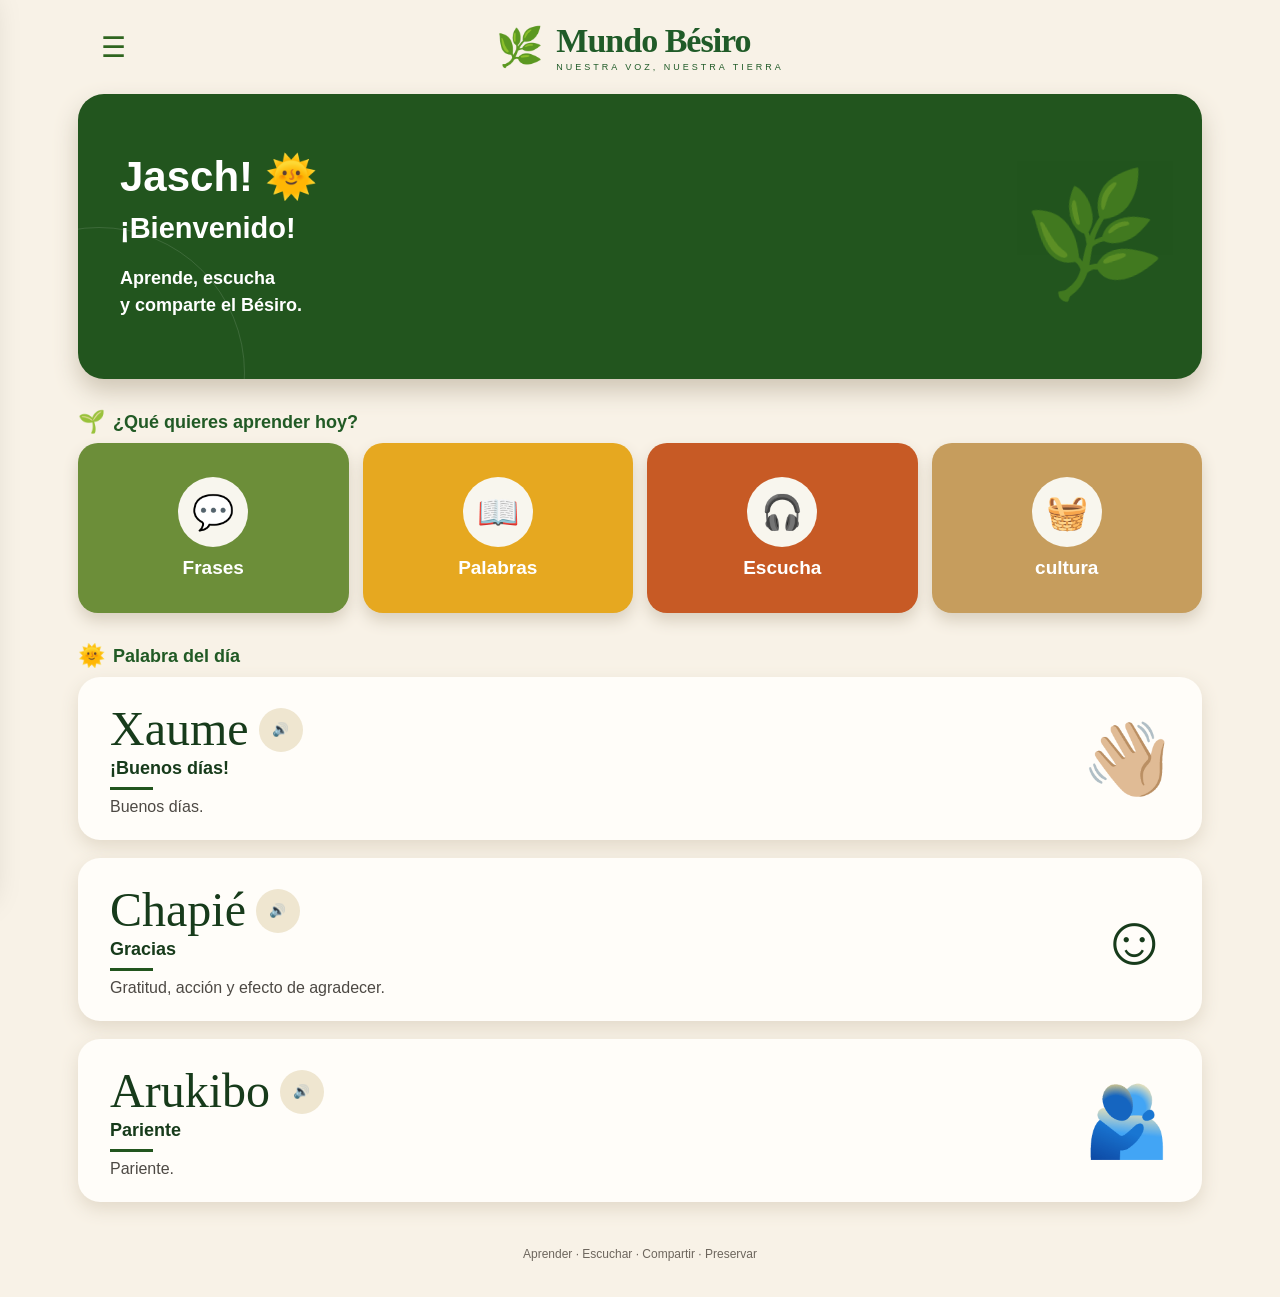
<file: index.html>
<!DOCTYPE html>
<html lang="es">
<head>
  <meta charset="UTF-8">
  <meta name="viewport" content="width=device-width, initial-scale=1.0">
  <meta name="description" content="Mundo Bésiro: aplicación educativa para aprender, escuchar y valorar la lengua y cultura Bésiro.">
  <title>Mundo Bésiro | Inicio</title>
  <link rel="stylesheet" href="css/index.css">
  <script src="js/index.js" defer></script>
</head>
<body>
  <div class="site-shell">
    <header class="topbar">
      <button class="icon-button menu-toggle" id="menuToggle" type="button" aria-label="Abrir menú" aria-expanded="false">☰</button>
      <a class="brand" href="index.html" aria-label="Mundo Bésiro, inicio">
        <span class="brand-mark" aria-hidden="true">🌿</span>
        <span><strong>Mundo Bésiro</strong><small>NUESTRA VOZ, NUESTRA TIERRA</small></span>
      </a>
      <!-- <button class="theme-button" id="themeToggle" type="button" aria-label="Cambiar apariencia">●</button> -->
    </header>

    <aside class="drawer" id="drawer" aria-hidden="true">
      <div class="drawer-head"><strong>Mundo Bésiro</strong><button id="closeDrawer" class="drawer-close" type="button" aria-label="Cerrar menú">×</button></div>
      <nav>
        <a class="active" href="index.html">🏠 Inicio</a>
        <a href="frases.html">💬 Frases</a>
        <a href="palabras.html">📖 Palabras</a>
        <a href="escucha.html">🎧 Escucha</a>
        <a href="cultura.html">🎧 Escucha</a>
      </nav>
    </aside>
    <div class="drawer-backdrop" id="drawerBackdrop"></div>

    <main>
      <section class="welcome-card">
        <div class="welcome-copy">
          <h1>Jasch! <span>🌞</span><br><b>¡Bienvenido!</b></h1>
          <p>Aprende, escucha<br>y comparte el Bésiro.</p>
        </div>
        <div class="hero-art" aria-hidden="true"><span>🌿</span></div>
      </section>

      <section class="section-block">
        <div class="section-heading"><span>🌱</span><h2>¿Qué quieres aprender hoy?</h2></div>
        <div class="quick-grid">
          <a class="quick-card green" href="frases.html"><span>💬</span><strong>Frases</strong></a>
          <a class="quick-card gold" href="palabras.html"><span>📖</span><strong>Palabras</strong></a>
          <a class="quick-card orange" href="escucha.html"><span>🎧</span><strong>Escucha</strong></a>
          <a class="quick-card sand" href="cultura.html"><span>🧺</span><strong>cultura</strong></a>
        </div>
      </section>
      <section class="section-block">
        <div class="section-heading"><span>🌞</span><h2>Palabra del día</h2></div>
        <article class="word-day-card">
          <div>
            <div class="word-title-row"><h2>Xaume</h2><button id="wordDayAudio" class="mini-audio" type="button" data-audio="audios/frases/XAUME.mp3" aria-label="Escuchar Xaume">🔊</button></div>
            <strong>¡Buenos días!</strong>
            <div class="accent-line"></div>
            <p>Buenos días.</p>
          </div>
          <div class="word-art" aria-hidden="1">👋🏼</div>
        </article><br>
        <article class="word-day-card">
          <div>
            <div class="word-title-row"><h2>Chapié</h2><button id="wordDayAudio1" class="mini-audio" type="button" data-audio="audios/Chapie2.mp3" aria-label="Escuchar Chapié">🔊</button></div>
            <strong>Gracias</strong>
            <div class="accent-line"></div>
            <p>Gratitud, acción y efecto de agradecer.</p>
          </div>
          <div class="word-art" aria-hidden="2">☺️</div>
        </article><br>
        <article class="word-day-card">
          <div>
            <div class="word-title-row"><h2>Arukibo</h2><button id="wordDayAudio2" class="mini-audio" type="button" data-audio="audios/Arukibo.mp3" aria-label="Escuchar Arukibo">🔊</button></div>
            <strong>Pariente</strong>
            <div class="accent-line"></div>
            <p>Pariente.</p>
          </div>
          <div class="word-art" aria-hidden="3">🫂</div>
        </article>
      </section>
    </main>
    <footer><p>Aprender · Escuchar · Compartir · Preservar</p></footer>
  </div>
</body>
</html>
</file>
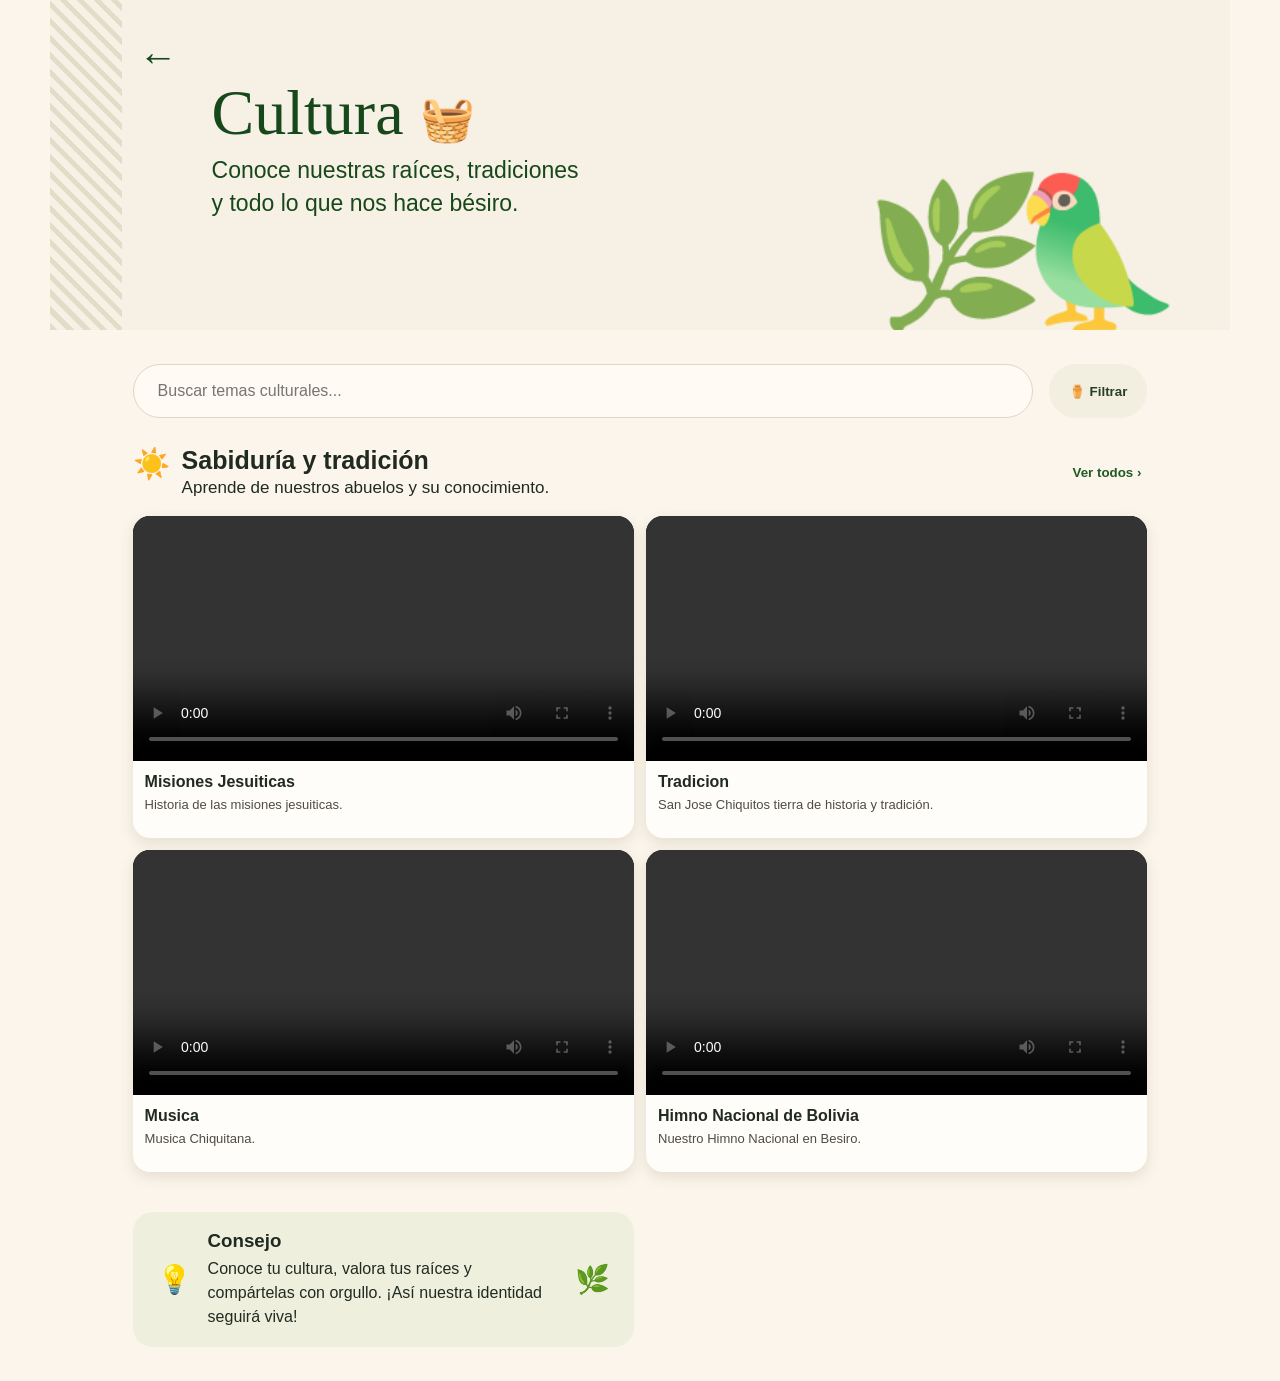
<file: cultura.html>
<!DOCTYPE html>
<html lang="es">
<head>
  <meta charset="UTF-8">
  <meta name="viewport" content="width=device-width, initial-scale=1.0">
  <title>Mundo Bésiro | Cultura</title>
  <link rel="stylesheet" href="css/cultura.css">
  <script src="js/cultura.js" defer></script>
</head>
<body>
  <div class="page">
    <header class="culture-header light-header">
      <button class="back-button" id="backButton" type="button" aria-label="Volver al inicio">←</button>
      <div class="header-copy"><h1>Cultura <span>🧺</span></h1><p>Conoce nuestras raíces, tradiciones<br>y todo lo que nos hace bésiro.</p></div>
      <div class="header-art" aria-hidden="true">🌿🦜</div>
    </header>

    <main class="content">
      <section class="search-row">
        <div class="search-wrap"><label for="cultureSearch">Buscar tema cultural</label><input id="cultureSearch" type="search" placeholder="Buscar temas culturales..." autocomplete="off"></div>
        <button class="filter-button" id="cultureFilterButton" type="button">⚱️ Filtrar</button>
      </section>
      <!--
      <section>
        <div class="section-title-row"><div><span>🌿</span><div><h2>Explora la cultura bésiro</h2><p>Descubre diferentes aspectos de nuestra identidad.</p></div></div><button class="text-button" id="showAllCulture" type="button">Ver todos ›</button></div>
        <div class="category-strip culture-categories">
          <button class="category-card" type="button" data-culture-category="Sabiduría ancestral"><span>🎭</span><strong>Sabiduría ancestral</strong><small>18 temas</small></button>
          <button class="category-card" type="button" data-culture-category="Artes y oficios"><span>🏹</span><strong>Artes y oficios</strong><small>16 temas</small></button>
          <button class="category-card" type="button" data-culture-category="Música y danza"><span>🥁</span><strong>Música y danza</strong><small>15 temas</small></button>
          <button class="category-card" type="button" data-culture-category="Historia y misiones"><span>⛪</span><strong>Historia y misiones</strong><small>20 temas</small></button>
        </div>
      </section>
    -->
      <section class="culture-section">
        <div class="section-title-row"><div><span>☀️</span><div><h2>Sabiduría y tradición</h2><p>Aprende de nuestros abuelos y su conocimiento.</p></div></div><button class="text-button" id="showAllTradition" type="button">Ver todos ›</button></div>
        <div class="culture-card-grid" id="cultureGrid" style="grid-template-columns:repeat(2,minmax(0,1fr))">
          <article class="culture-card" data-category="Sabiduría ancestral" data-search="misiones jesuiticas">
            <video class="culture-thumb" controls preload="metadata" playsinline aria-label="Video: Consejos del abuelo" style="display:block;width:100%;height:245px;object-fit:cover;background:#000">
              <source src="videos/SanJose.mp4" type="video/mp4">
              Tu navegador no puede reproducir este video.
            </video>
            <h3>Misiones Jesuiticas</h3><p>Historia de las misiones jesuiticas.</p>
          </article>
                    <article class="culture-card" data-category="Sabiduría ancestral" data-search="tradicion">
            <video class="culture-thumb" controls preload="metadata" playsinline aria-label="Video: Tradicion" style="display:block;width:100%;height:245px;object-fit:cover;background:#000">
              <source src="videos/Tradicion.mp4" type="video/mp4">
              Tu navegador no puede reproducir este video.
            </video>
            <h3>Tradicion</h3><p>San Jose Chiquitos tierra de historia y tradición.</p>
          </article>
                    <article class="culture-card" data-category="Sabiduría ancestral" data-search="musica">
            <video class="culture-thumb" controls preload="metadata" playsinline aria-label="Video: Consejos del abuelo" style="display:block;width:100%;height:245px;object-fit:cover;background:#000">
              <source src="videos/Musica.mp4" type="video/mp4">
              Tu navegador no puede reproducir este video.
            </video>
            <h3>Musica</h3><p>Musica Chiquitana.</p>
          </article>
                    <article class="culture-card" data-category="Sabiduría ancestral" data-search="himno nacional">
            <video class="culture-thumb" controls preload="metadata" playsinline aria-label="Video: Consejos del abuelo" style="display:block;width:100%;height:245px;object-fit:cover;background:#000">
              <source src="videos/Himno.mp4" type="video/mp4">
              Tu navegador no puede reproducir este video.
            </video>
            <h3>Himno Nacional de Bolivia</h3><p>Nuestro Himno Nacional en Besiro.</p>
          </article>

      <aside class="tip-card"><span>💡</span><div><h3>Consejo</h3><p>Conoce tu cultura, valora tus raíces y compártelas con orgullo. ¡Así nuestra identidad seguirá viva!</p></div><span>🌿</span></aside>
    </main>
  </div>
</body>
</html>
</file>
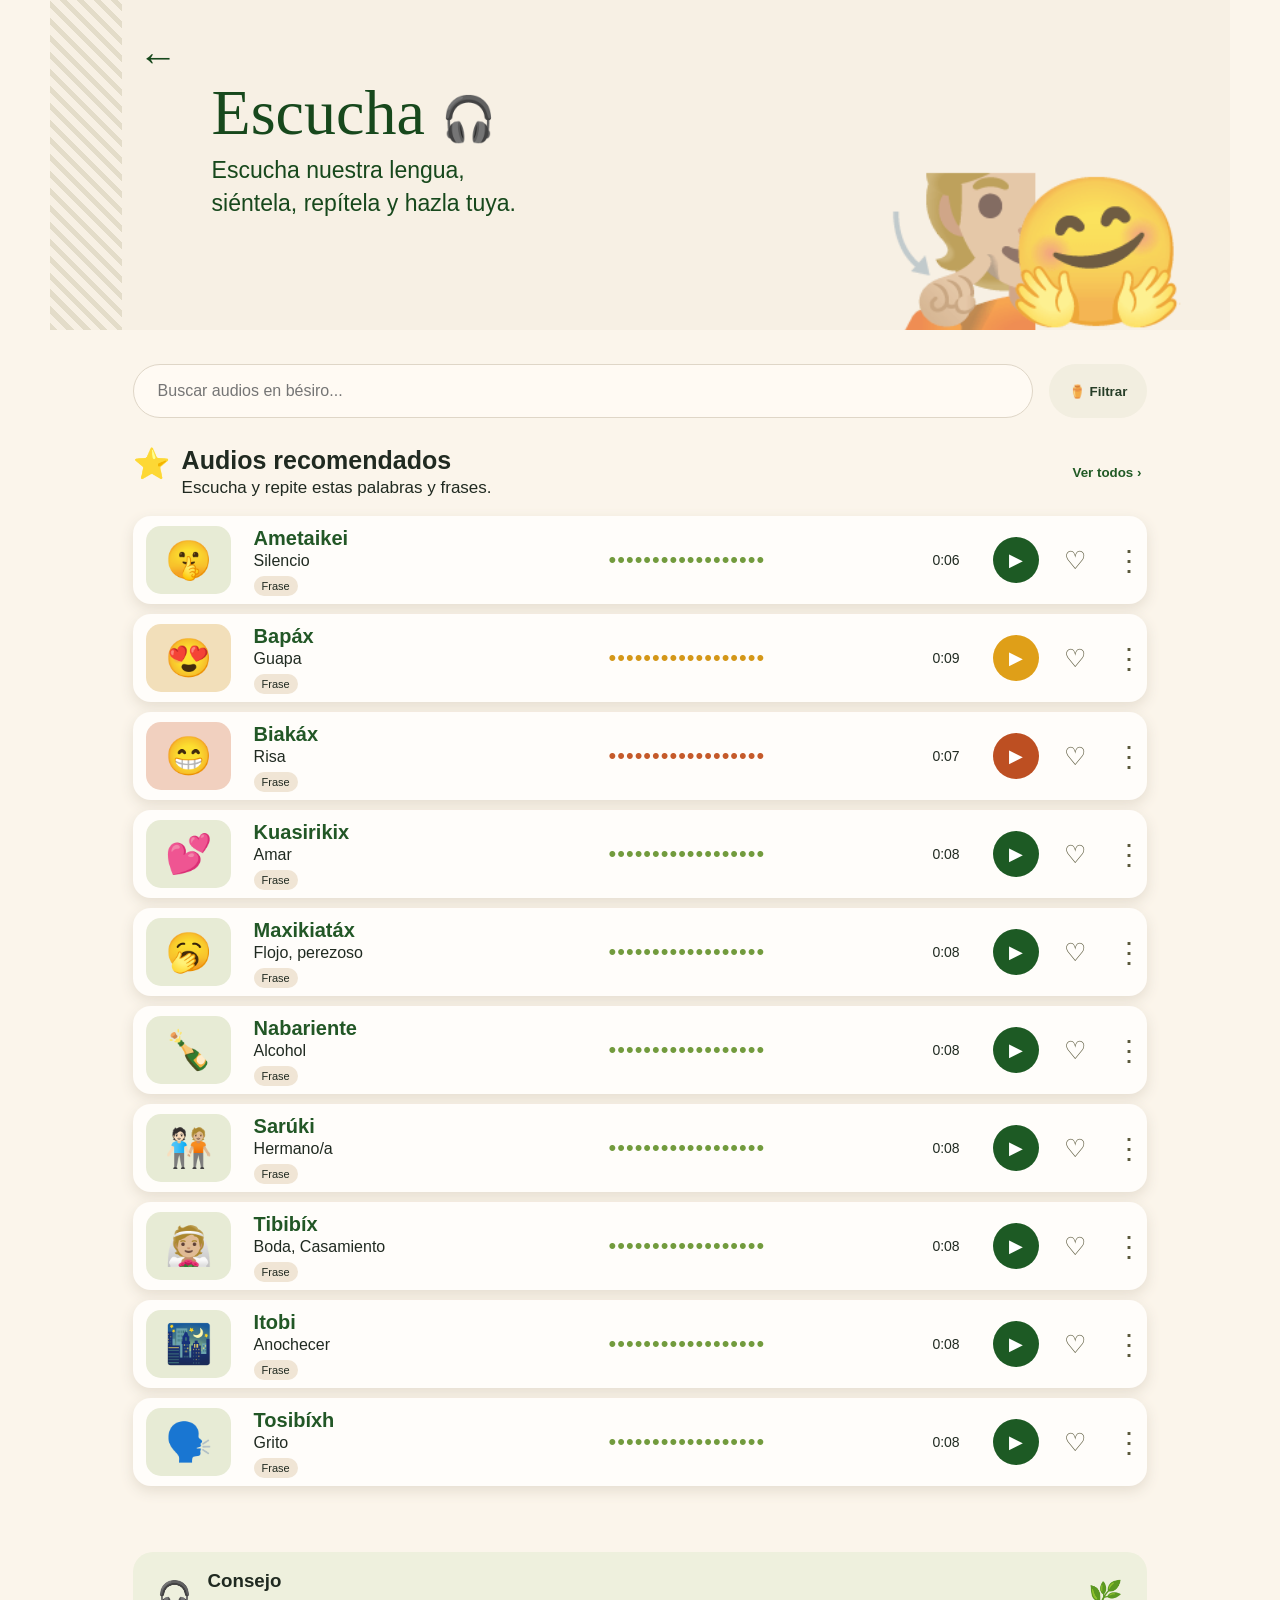
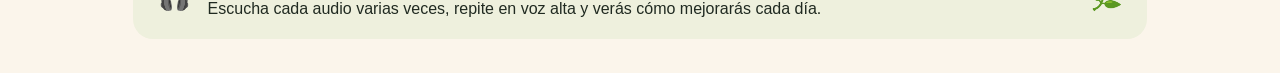
<file: escucha.html>
<!DOCTYPE html>
<html lang="es">
<head>
  <meta charset="UTF-8">
  <meta name="viewport" content="width=device-width, initial-scale=1.0">
  <title>Mundo Bésiro | Escucha</title>
  <link rel="stylesheet" href="css/escucha.css">
  <script src="js/escucha.js" defer></script>
</head>
<body>
  <div class="page">
    <header class="culture-header light-header">
      <button class="back-button" id="backButton" type="button" aria-label="Volver al inicio">←</button>
      <div class="header-copy"><h1>Escucha <span>🎧</span></h1><p>Escucha nuestra lengua,<br>siéntela, repítela y hazla tuya.</p></div>
      <div class="header-art" aria-hidden="true">🧏🏼🤗</div>
    </header>

    <main class="content">
      <section class="search-row">
        <div class="search-wrap"><label for="audioSearch">Buscar audio</label><input id="audioSearch" type="search" placeholder="Buscar audios en bésiro..." autocomplete="off"></div>
        <button class="filter-button" id="audioFilterButton" type="button">⚱️ Filtrar</button>
      </section>
<!--
      <section>
        <div class="section-title-row"><div><span>🌿</span><div><h2>Escucha por tema</h2><p>Audios agrupados por temas para que aprendas mejor.</p></div></div><button class="text-button" type="button" id="showAllAudio">Ver todos ›</button></div>
        <div class="category-strip audio-categories">
          <button class="category-card" type="button" data-audio-category="Naturaleza"><span>🌿</span><strong>Naturaleza</strong><small>24 audios</small></button>
          <button class="category-card" type="button" data-audio-category="Familia y hogar"><span>🏠</span><strong>Familia y hogar</strong><small>18 audios</small></button>
          <button class="category-card" type="button" data-audio-category="Personas"><span>👥</span><strong>Personas</strong><small>16 audios</small></button>
          <button class="category-card" type="button" data-audio-category="Cultura"><span>🧺</span><strong>Cultura</strong><small>22 audios</small></button>
          <button class="category-card" type="button" data-audio-category="Alimentos"><span>🍲</span><strong>Alimentos</strong><small>18 audios</small></button>
          <button class="category-card" type="button" data-audio-category="El tiempo"><span>🌞</span><strong>El tiempo</strong><small>12 audios</small></button>
        </div>
      </section>
-->
      <section class="audio-section">
        <div class="section-title-row"><div><span>⭐</span><div><h2>Audios recomendados</h2><p>Escucha y repite estas palabras y frases.</p></div></div><button class="text-button" id="showAllRecommended" type="button">Ver todos ›</button></div>
        <div class="audio-list" id="audioList">
          <article class="audio-card" data-category="Naturaleza" data-search="ametaikéi silencio palabra">
            <div class="audio-image">🤫</div><div class="audio-info"><h3>Ametaikei</h3><p>Silencio</p><span>Frase</span></div><div class="waveform" aria-hidden="true">••••••••••••••••••</div><time>0:06</time><button class="play-btn" type="button" data-audio="audios/ametaikei.mp3" aria-label="Reproducir Ametaikéi">▶</button><button class="bookmark" type="button" aria-label="Guardar audio">♡</button><button class="more" type="button" aria-label="Más opciones">⋮</button>
          </article>
          <article class="audio-card" data-category="Familia y hogar" data-search="bapáx guapa frase">
            <div class="audio-image">😍</div><div class="audio-info"><h3>Bapáx</h3><p>Guapa</p><span>Frase</span></div><div class="waveform gold-wave" aria-hidden="true">••••••••••••••••••</div><time>0:09</time><button class="play-btn gold-play" type="button" data-audio="audios/bapáx.mp3" aria-label="Reproducir Bapáx">▶</button><button class="bookmark" type="button" aria-label="Guardar audio">♡</button><button class="more" type="button" aria-label="Más opciones">⋮</button>
          </article>
          <article class="audio-card" data-category="Personas" data-search="biakáx risa frase">
            <div class="audio-image">😁</div><div class="audio-info"><h3>Biakáx</h3><p>
            Risa</p><span>Frase</span></div><div class="waveform orange-wave" aria-hidden="true">••••••••••••••••••</div><time>0:07</time><button class="play-btn orange-play" type="button" data-audio="audios/biakáx.mp3" aria-label="Reproducir Biakáx">▶</button><button class="bookmark" type="button" aria-label="Guardar audio">♡</button><button class="more" type="button" aria-label="Más opciones">⋮</button>
          </article>
          <article class="audio-card" data-category="El tiempo" data-search="kuasirikix amar frase">
            <div class="audio-image">💕</div><div class="audio-info"><h3>Kuasirikix</h3><p>Amar</p><span>Frase</span></div><div class="waveform" aria-hidden="true">••••••••••••••••••</div><time>0:08</time><button class="play-btn" type="button" data-audio="audios/kuasirikix.mp3" aria-label="Reproducir Kuasirikix">▶</button><button class="bookmark" type="button" aria-label="Guardar audio">♡</button><button class="more" type="button" aria-label="Más opciones">⋮</button>
          </article>
           <article class="audio-card" data-category="El tiempo" data-search="maxikiatáx flojo, perezoso frase">
            <div class="audio-image">🥱</div><div class="audio-info"><h3>Maxikiatáx</h3><p>Flojo, perezoso</p><span>Frase</span></div><div class="waveform" aria-hidden="true">••••••••••••••••••</div><time>0:08</time><button class="play-btn" type="button" data-audio="audios/maxikiatáx.mp3" aria-label="Reproducir Maxikiatáx">▶</button><button class="bookmark" type="button" aria-label="Guardar audio">♡</button><button class="more" type="button" aria-label="Más opciones">⋮</button>
          </article>
          <article class="audio-card" data-category="El tiempo" data-search="nabariente alcohol frase">
            <div class="audio-image">🍾</div><div class="audio-info"><h3>Nabariente</h3><p>Alcohol</p><span>Frase</span></div><div class="waveform" aria-hidden="true">••••••••••••••••••</div><time>0:08</time><button class="play-btn" type="button" data-audio="audios/nabariente.mp3" aria-label="Reproducir Nabariente">▶</button><button class="bookmark" type="button" aria-label="Guardar audio">♡</button><button class="more" type="button" aria-label="Más opciones">⋮</button>
          </article>
          <article class="audio-card" data-category="El tiempo" data-search="sarúki hermano/a frase">
            <div class="audio-image">🧑🏻‍🤝‍🧑🏼</div><div class="audio-info"><h3>Sarúki</h3><p>Hermano/a</p><span>Frase</span></div><div class="waveform" aria-hidden="true">••••••••••••••••••</div><time>0:08</time><button class="play-btn" type="button" data-audio="audios/sarúki.mp3" aria-label="Reproducir Sarúki">▶</button><button class="bookmark" type="button" aria-label="Guardar audio">♡</button><button class="more" type="button" aria-label="Más opciones">⋮</button>
          </article>
          <article class="audio-card" data-category="El tiempo" data-search="tibibíx boda, casamiento frase">
            <div class="audio-image">👰🏼</div><div class="audio-info"><h3>Tibibíx</h3><p>Boda, Casamiento</p><span>Frase</span></div><div class="waveform" aria-hidden="true">••••••••••••••••••</div><time>0:08</time><button class="play-btn" type="button" data-audio="audios/tibibíx.mp3" aria-label="Reproducir Tibibíx">▶</button><button class="bookmark" type="button" aria-label="Guardar audio">♡</button><button class="more" type="button" aria-label="Más opciones">⋮</button>
          </article>
          <article class="audio-card" data-category="El tiempo" data-search="itobi anochecer  frase">
            <div class="audio-image">🌃</div><div class="audio-info"><h3>Itobi</h3><p>Anochecer</p><span>Frase</span></div><div class="waveform" aria-hidden="true">••••••••••••••••••</div><time>0:08</time><button class="play-btn" type="button" data-audio="audios/itobi.mp3" aria-label="Reproducir Itobi">▶</button><button class="bookmark" type="button" aria-label="Guardar audio">♡</button><button class="more" type="button" aria-label="Más opciones">⋮</button>
          </article>
          <article class="audio-card" data-category="El tiempo" data-search="tosibíxh grito frase">
            <div class="audio-image">🗣️</div><div class="audio-info"><h3>Tosibíxh</h3><p>Grito</p><span>Frase</span></div><div class="waveform" aria-hidden="true">••••••••••••••••••</div><time>0:08</time><button class="play-btn" type="button" data-audio="audios/tosibíxh.mp3" aria-label="Reproducir Tosibíxh">▶</button><button class="bookmark" type="button" aria-label="Guardar audio">♡</button><button class="more" type="button" aria-label="Más opciones">⋮</button>
          </article>
        </div>
        <p class="empty-state" id="audioEmpty" hidden>No se encontraron audios.</p>
        <p class="audio-status" id="audioStatus" role="status" aria-live="polite"></p>
      </section>

      <aside class="tip-card"><span>🎧</span><div><h3>Consejo</h3><p>Escucha cada audio varias veces, repite en voz alta y verás cómo mejorarás cada día.</p></div><span>🌿</span></aside>
    </main>
  </div>
</body>
</html>
</file>
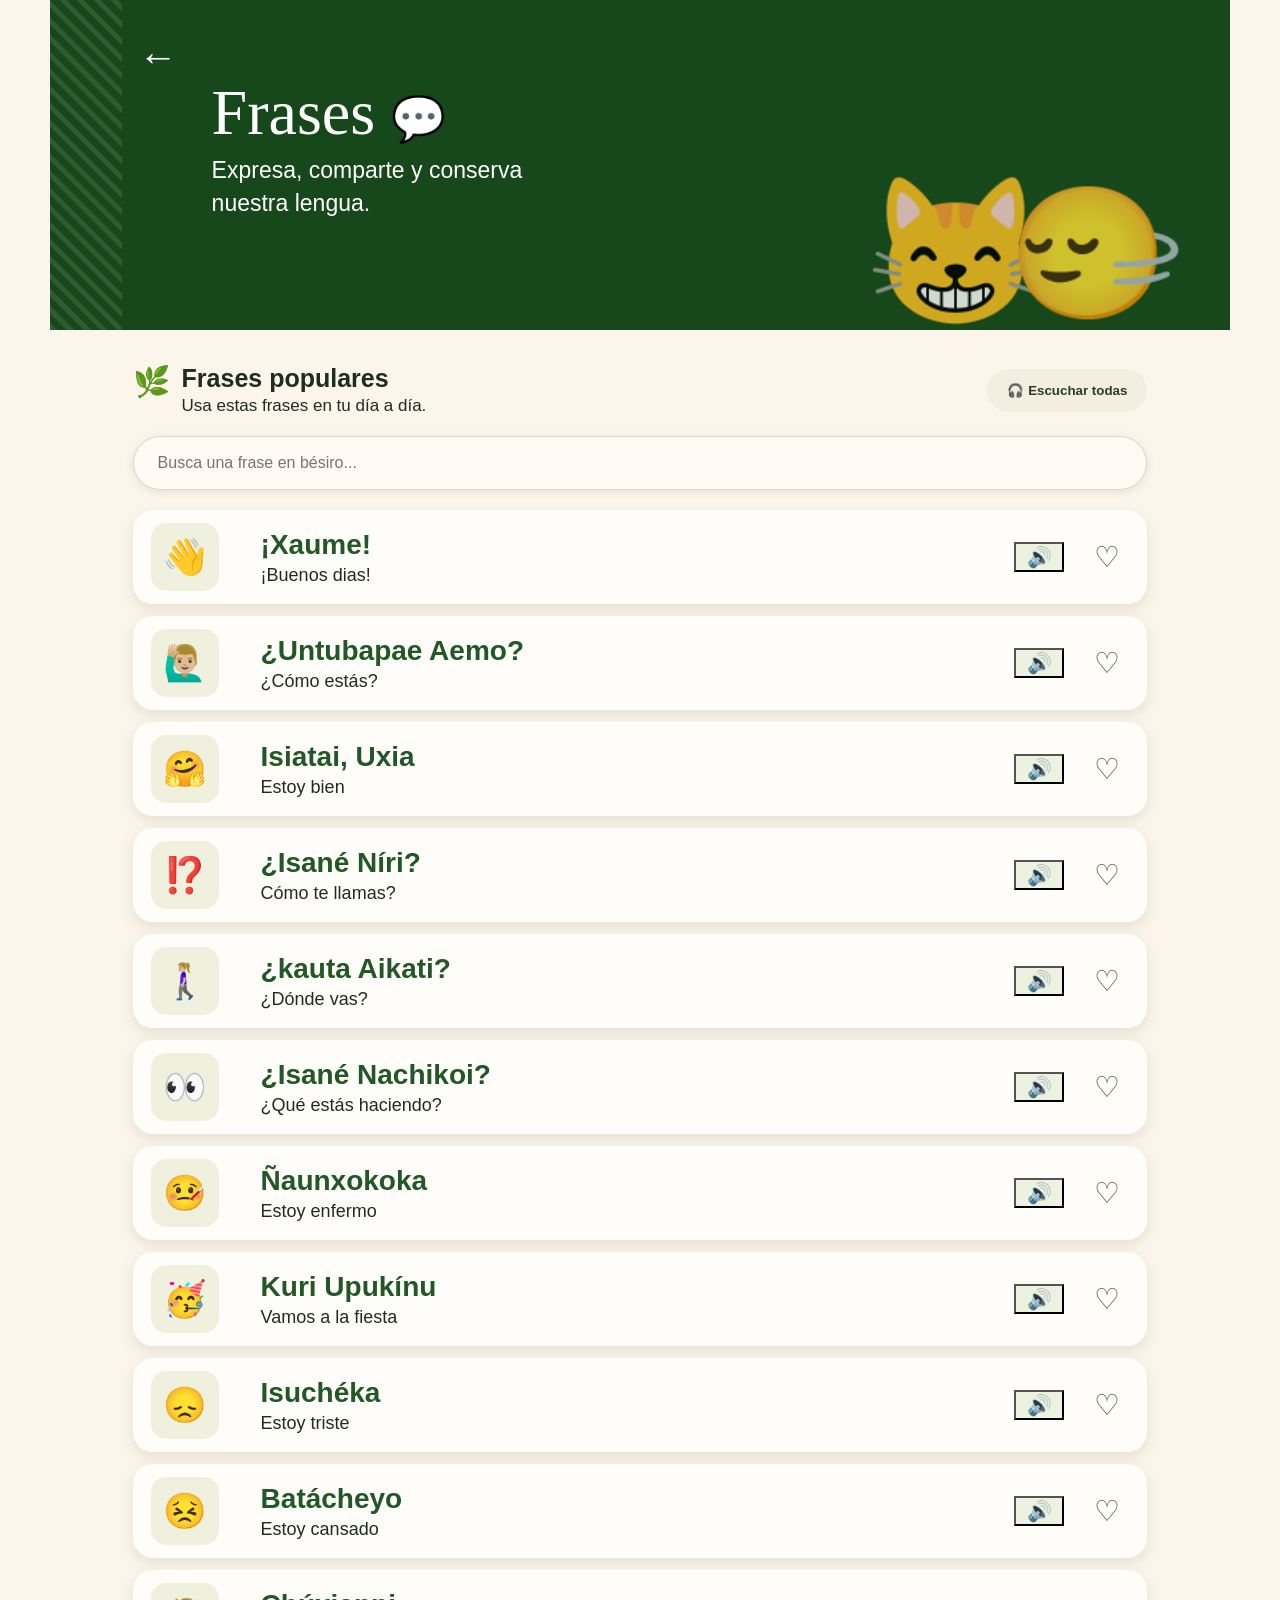
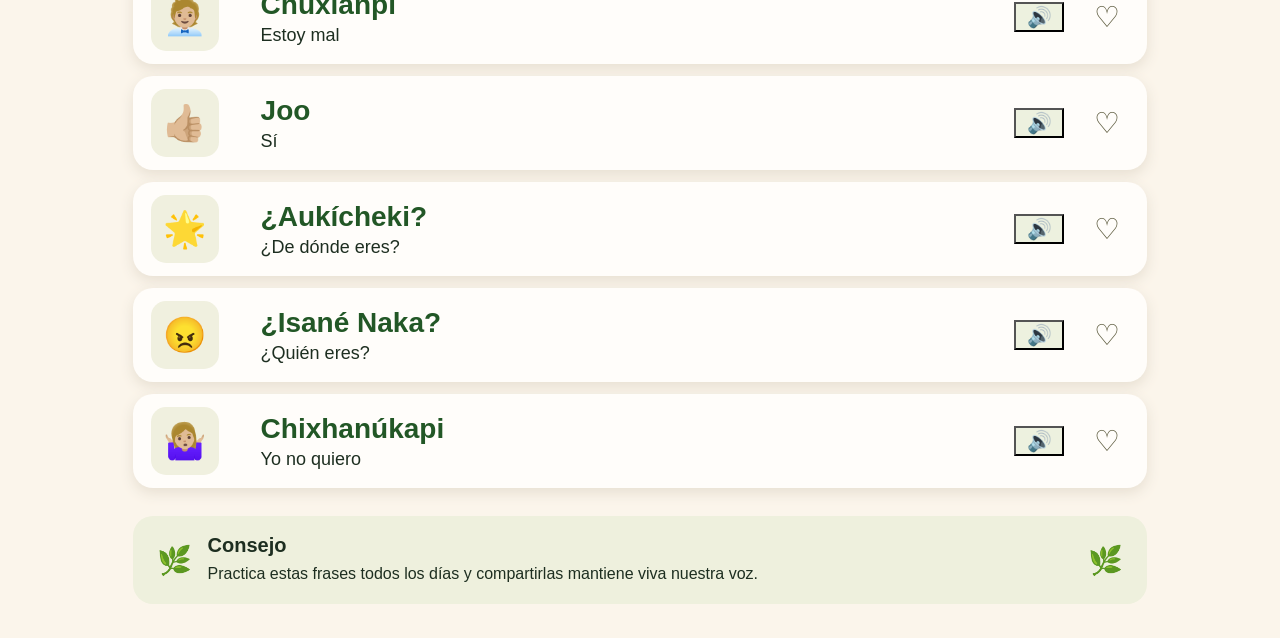
<file: frases.html>
<!DOCTYPE html>
<html lang="es">
<head>
  <meta charset="UTF-8">
  <meta name="viewport" content="width=device-width, initial-scale=1.0">
  <title>Mundo Bésiro | Frases</title>
  <link rel="stylesheet" href="css/frases.css">
  <script src="js/frases.js" defer></script>
</head>
<body>
  <div class="page">
    <header class="culture-header green-header">
      <button class="back-button" id="backButton" type="button" aria-label="Volver al inicio">←</button>
      <div class="header-copy"><h1>Frases <span>💬</span></h1><p>Expresa, comparte y conserva<br>nuestra lengua.</p></div>
      <div class="header-art" aria-hidden="true">😸🙂‍↔️</div>
    </header>
    <main class="content">
      <section class="popular-heading">
        <div><span>🌿</span><div><h2>Frases populares</h2><p>Usa estas frases en tu día a día.</p></div></div>
        <button class="listen-all" id="listenAll" type="button">🎧 Escuchar todas</button>
      </section>
      <div class="search-wrap">
        <label for="phraseSearch">Buscar frases</label>
        <input id="phraseSearch" type="search" placeholder="Busca una frase en bésiro..." autocomplete="off">
      </div>
      <section class="phrase-list" id="phraseList">
        <article class="phrase-card" data-search="jasch hola saludo">
          <div class="phrase-icon">👋</div><div class="phrase-text"><h3>¡Xaume!</h3><p>¡Buenos dias!</p></div>
          <button class="sound-button" type="button" data-audio="audios/frases/XAUME.mp3" aria-label="Escuchar ¡Xaume!">🔊</button><button class="bookmark" type="button" aria-label="Guardar frase">♡</button>
        </article>
        <article class="phrase-card" data-search="¿untubapae aemo? ¿cómo estas?">
          <div class="phrase-icon">🙋🏼‍♂️</div><div class="phrase-text"><h3>¿Untubapae Aemo?</h3><p>¿Cómo estás?</p></div>
          <button class="sound-button" type="button" data-audio="audios/frases/COMO ESTAS.mp3" aria-label="Escuchar Untubapae Aemo">🔊</button><button class="bookmark" type="button" aria-label="Guardar frase">♡</button>
        </article>
        <article class="phrase-card" data-search="isiatai, uxia estoy bien">
          <div class="phrase-icon">🤗</div><div class="phrase-text"><h3>Isiatai, Uxia</h3><p>Estoy bien</p></div>
          <button class="sound-button" type="button" data-audio="audios/frases/ESTOY BIEN.mp3" aria-label="Escuchar Isiatai, Uxia">🔊</button><button class="bookmark" type="button" aria-label="Guardar frase">♡</button>
        </article>
        <article class="phrase-card" data-search="¿isané níri? ¿cómo te llamas?">
          <div class="phrase-icon">⁉️</div><div class="phrase-text"><h3>¿Isané Níri?</h3><p>Cómo te llamas?</p></div>
          <button class="sound-button" type="button" data-audio="audios/frases/ISANE NIRI.mp3" aria-label="Escuchar ISANE NIRI ">🔊</button><button class="bookmark" type="button" aria-label="Guardar frase">♡</button>
        </article>
        <article class="phrase-card" data-search="¿kauta aikati? ¿dónde vas?">
          <div class="phrase-icon">🚶🏼‍♀️</div><div class="phrase-text"><h3>¿kauta Aikati?</h3><p>¿Dónde vas?</p></div>
          <button class="sound-button" type="button" data-audio="audios/frases/KAUTA AIKATI.mp3" aria-label="Escuchar KAUTA AIKATI ">🔊</button><button class="bookmark" type="button" aria-label="Guardar frase">♡</button>
        </article>
        <article class="phrase-card" data-search="¿isané nachikoi? ¿qué estás haciendo?">
          <div class="phrase-icon">👀</div><div class="phrase-text"><h3>¿Isané Nachikoi?</h3><p>¿Qué estás haciendo?</p></div>
          <button class="sound-button" type="button" data-audio="audios/frases/ISANE NACHIKOI.mp3" aria-label="Escuchar Ámetauna">🔊</button><button class="bookmark" type="button" aria-label="Guardar frase">♡</button>
        </article>
           <article class="phrase-card" data-search="ñaunxokoka estoy enfermo">
          <div class="phrase-icon">🤒</div><div class="phrase-text"><h3>Ñaunxokoka</h3><p>Estoy enfermo</p></div>
          <button class="sound-button" type="button" data-audio="audios/frases/ÑAUNXOKOKA.mp3" aria-label="Escuchar ÑAUNXOKOKA">🔊</button><button class="bookmark" type="button" aria-label="Guardar frase">♡</button>
        </article>
           <article class="phrase-card" data-search="kuri upukínu vamos a la fiesta">
          <div class="phrase-icon">🥳</div><div class="phrase-text"><h3>Kuri Upukínu</h3><p>Vamos a la fiesta</p></div>
          <button class="sound-button" type="button" data-audio="audios/frases/KURI UPUKINU.mp3" aria-label="Escuchar KURI UPUKINU">🔊</button><button class="bookmark" type="button" aria-label="Guardar frase">♡</button>
        </article>
         <article class="phrase-card" data-search="isuchéka estoy triste">
          <div class="phrase-icon">😞</div><div class="phrase-text"><h3>Isuchéka</h3><p>Estoy triste</p></div>
          <button class="sound-button" type="button" data-audio="audios/frases/ISUCHEKA.mp3" aria-label="Escuchar ISUCHEKA">🔊</button><button class="bookmark" type="button" aria-label="Guardar frase">♡</button>
        </article>
        <article class="phrase-card" data-search="batácheyo estoy cansado">
       <div class="phrase-icon">😣</div><div class="phrase-text"><h3>Batácheyo</h3><p>Estoy cansado</p></div>
          <button class="sound-button" type="button" data-audio="audios/frases/BATACHEYO.mp3" aria-label="Escuchar BATACHEYO">🔊</button><button class="bookmark" type="button" aria-label="Guardar frase">♡</button>
        </article>
        <article class="phrase-card" data-search="chúxianpi estoy mal">
        <div class="phrase-icon">🧑🏼‍💼</div><div class="phrase-text"><h3>Chúxianpi</h3><p>Estoy mal</p></div>
          <button class="sound-button" type="button" data-audio="audios/frases/CHUXIANPI.mp3" aria-label="Escuchar CHUXIANPI">🔊</button><button class="bookmark" type="button" aria-label="Guardar frase">♡</button>
        </article>
        <article class="phrase-card" data-search="joo sí">
          <div class="phrase-icon">👍🏼</div><div class="phrase-text"><h3>Joo</h3><p>Sí</p></div>
          <button class="sound-button" type="button" data-audio="audios/frases/JOO.mp3" aria-label="Escuchar Joo">🔊</button><button class="bookmark" type="button" aria-label="Guardar frase">♡</button>
        </article>
        <article class="phrase-card" data-search="úxia bien">
          <div class="phrase-icon">🌟</div><div class="phrase-text"><h3>¿Aukícheki?</h3><p>¿De dónde eres?</p></div>
          <button class="sound-button" type="button" data-audio="audios/frases/AUKICHEKI.mp3" aria-label="Escuchar AUKICHEKI">🔊</button><button class="bookmark" type="button" aria-label="Guardar frase">♡</button>
        </article>
        <article class="phrase-card" data-search="tiboríxh enfadado">
          <div class="phrase-icon">😠</div><div class="phrase-text"><h3>¿Isané Naka?</h3><p>¿Quién eres?</p></div>
          <button class="sound-button" type="button" data-audio="audios/frases/ISANE NAKA.mp3" aria-label="Escuchar ISANE NAKA">🔊</button><button class="bookmark" type="button" aria-label="Guardar frase">♡</button>
        </article>
        <article class="phrase-card" data-search="kausané que pasó">
          <div class="phrase-icon">🤷🏼‍♀️</div><div class="phrase-text"><h3>Chixhanúkapi</h3><p>Yo no quiero</p></div>
          <button class="sound-button" type="button" data-audio="audios/frases/CHIXHANUKAPI.mp3" aria-label="Escuchar CHIXHANUKAPI">🔊</button><button class="bookmark" type="button" aria-label="Guardar frase">♡</button>
        </article>
      </section>
      </section>
      <p class="empty-state" id="phraseEmpty" hidden>No se encontraron frases.</p>
      <aside class="tip-card"><span>🌿</span><div><h3>Consejo</h3><p>Practica estas frases todos los días y compartirlas mantiene viva nuestra voz.</p></div><span>🌿</span></aside>
    </main>
  </div>
</body>
</html>
</file>
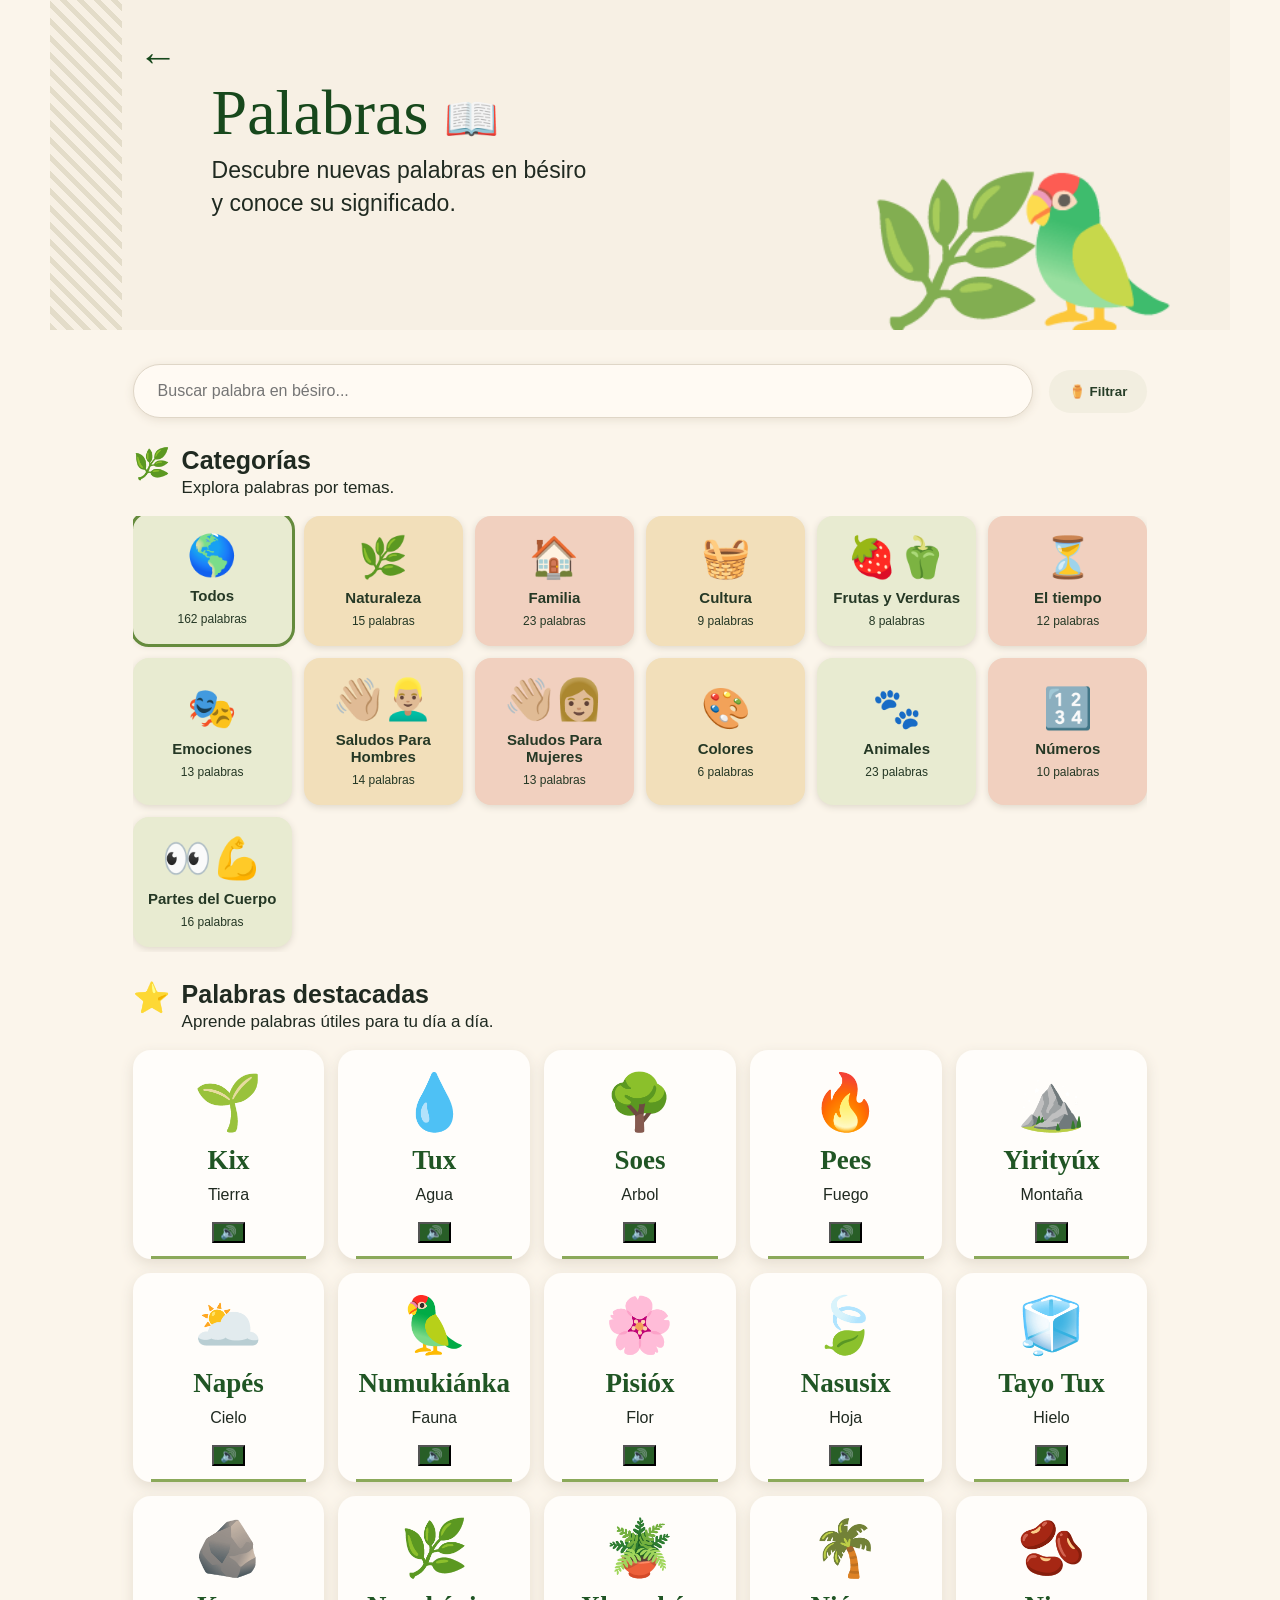
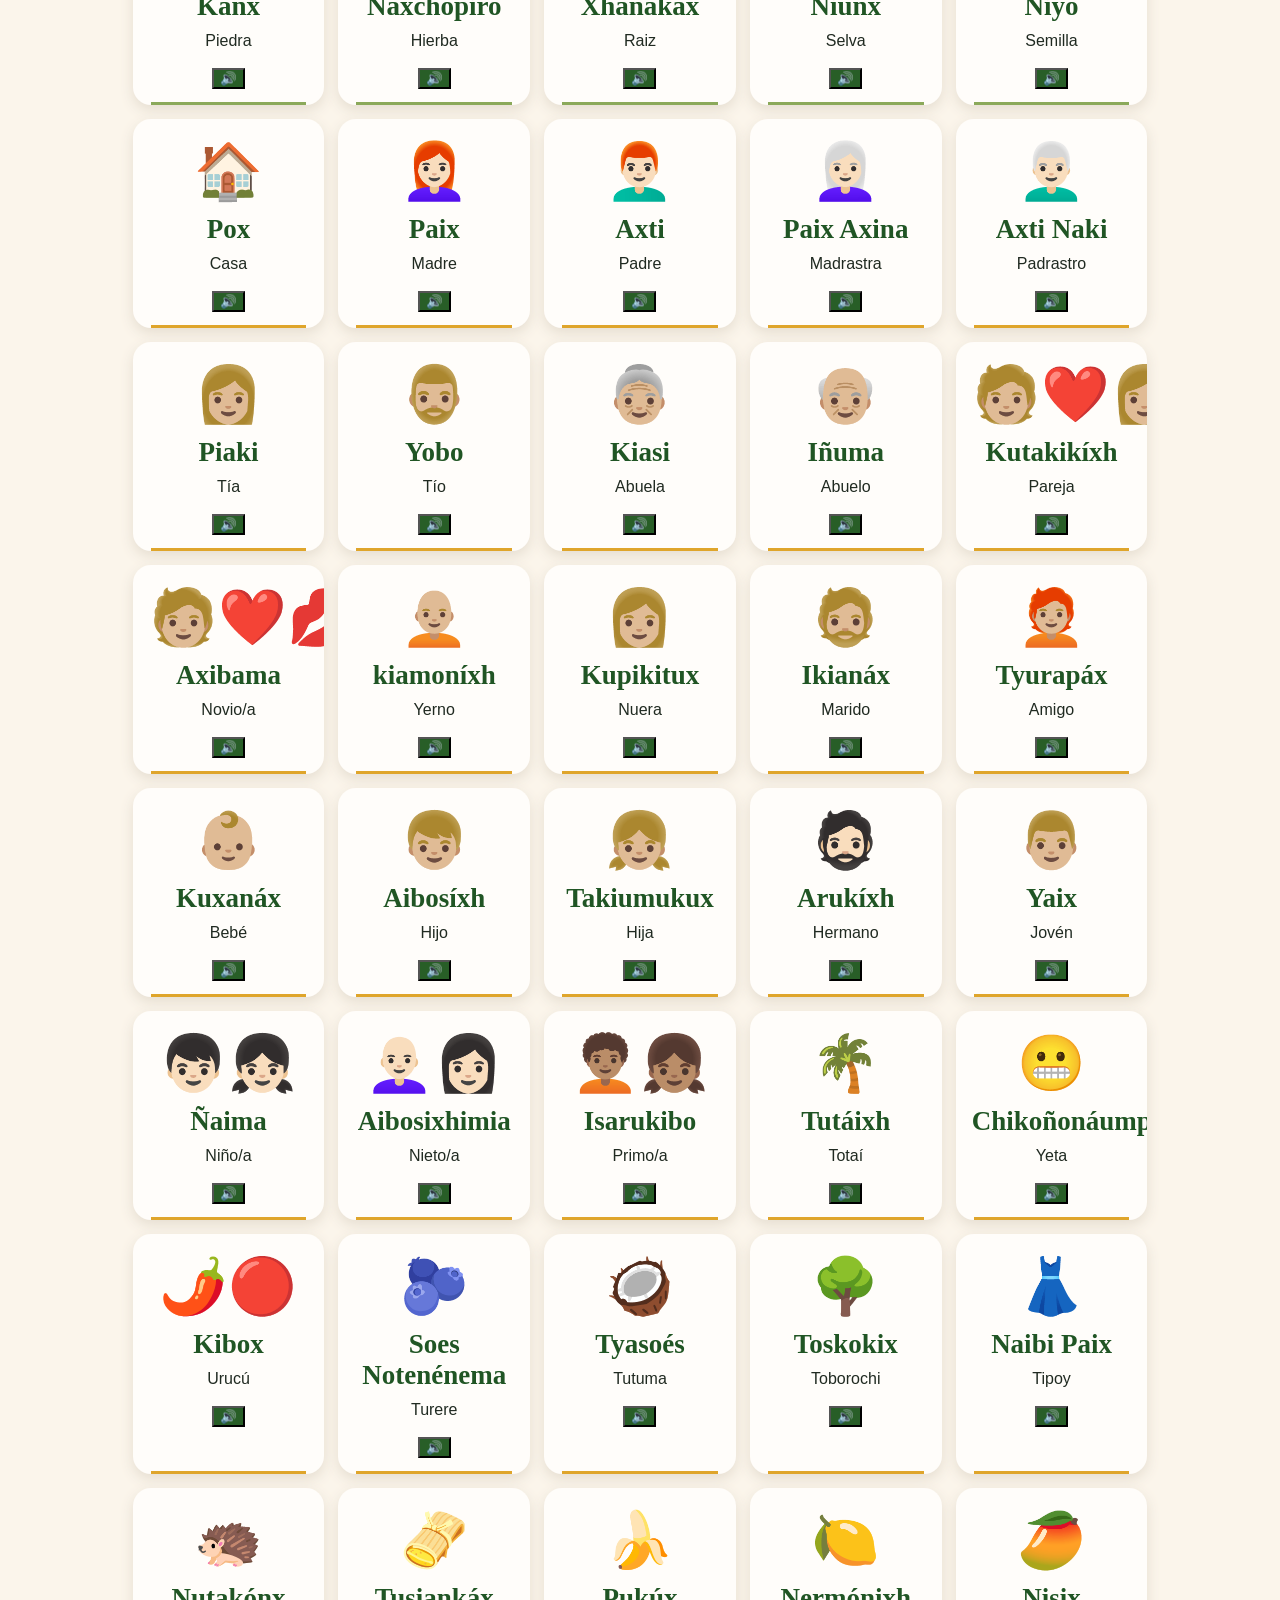
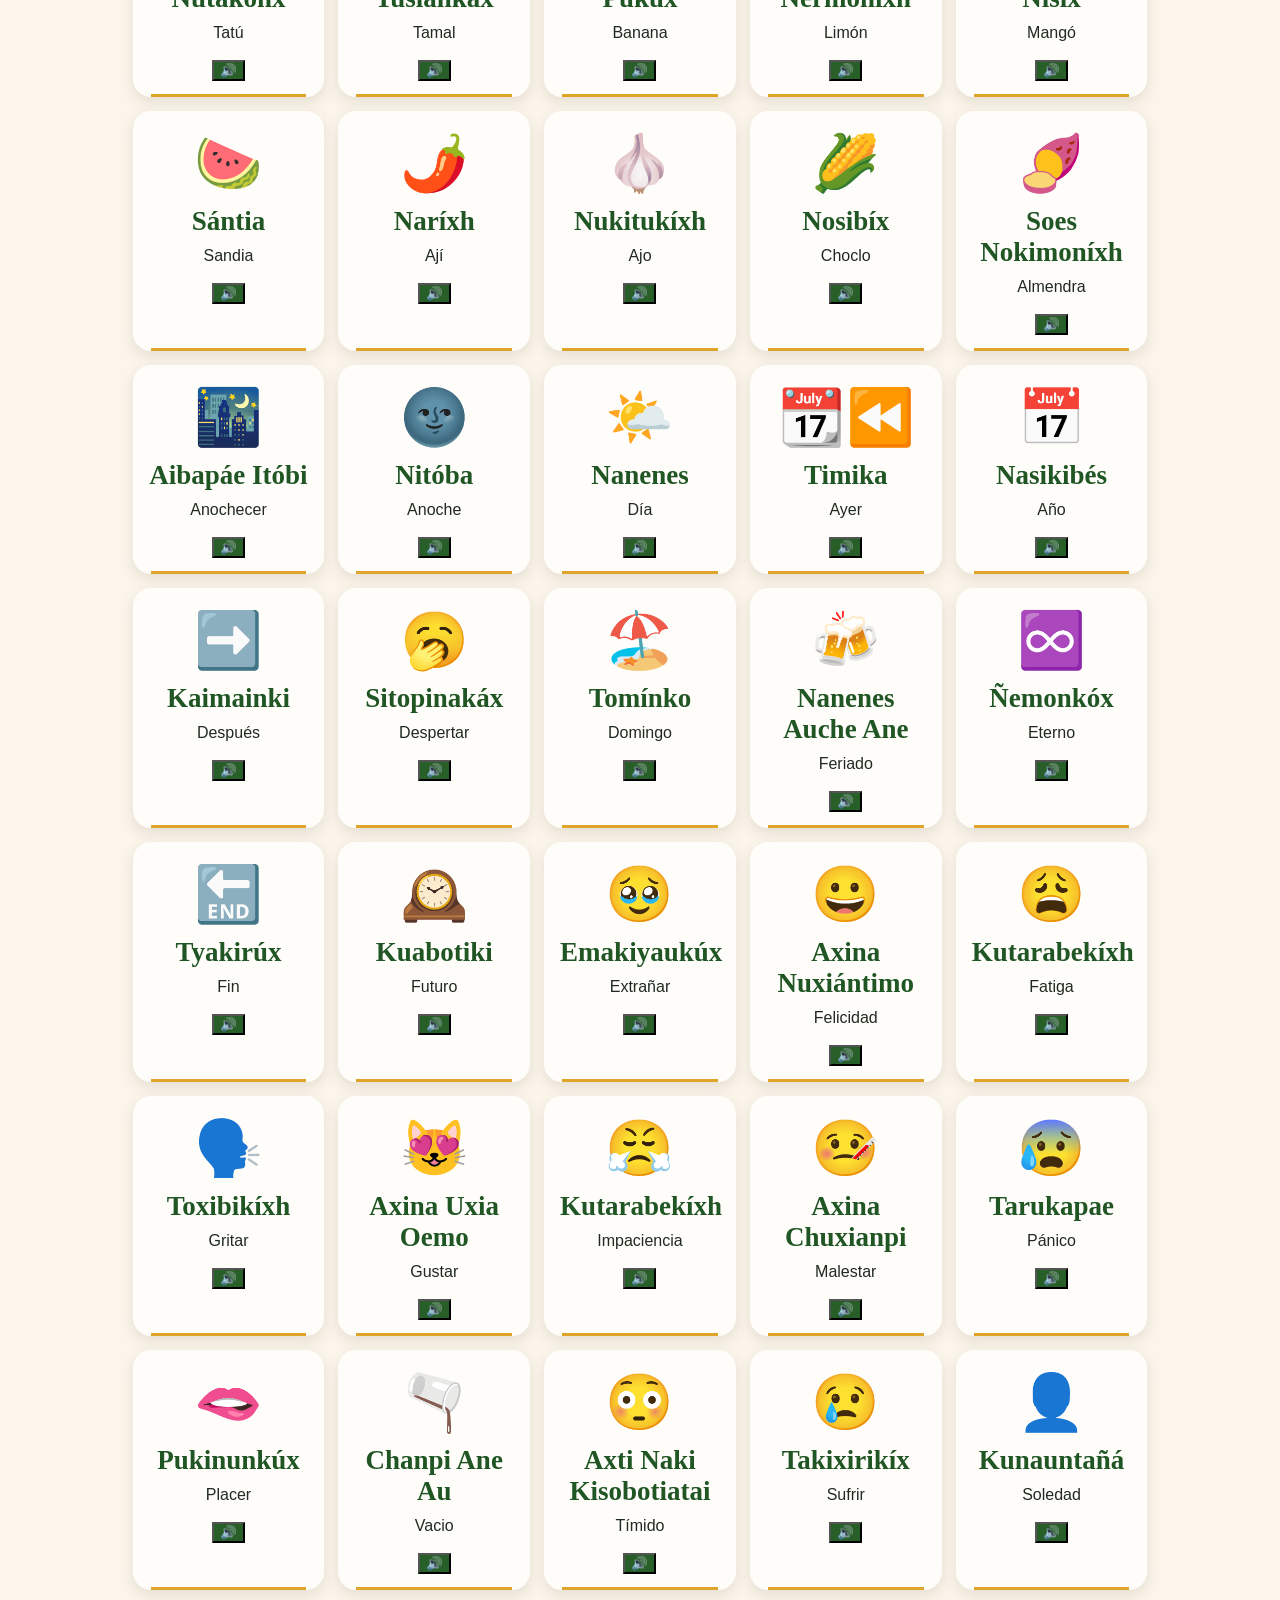
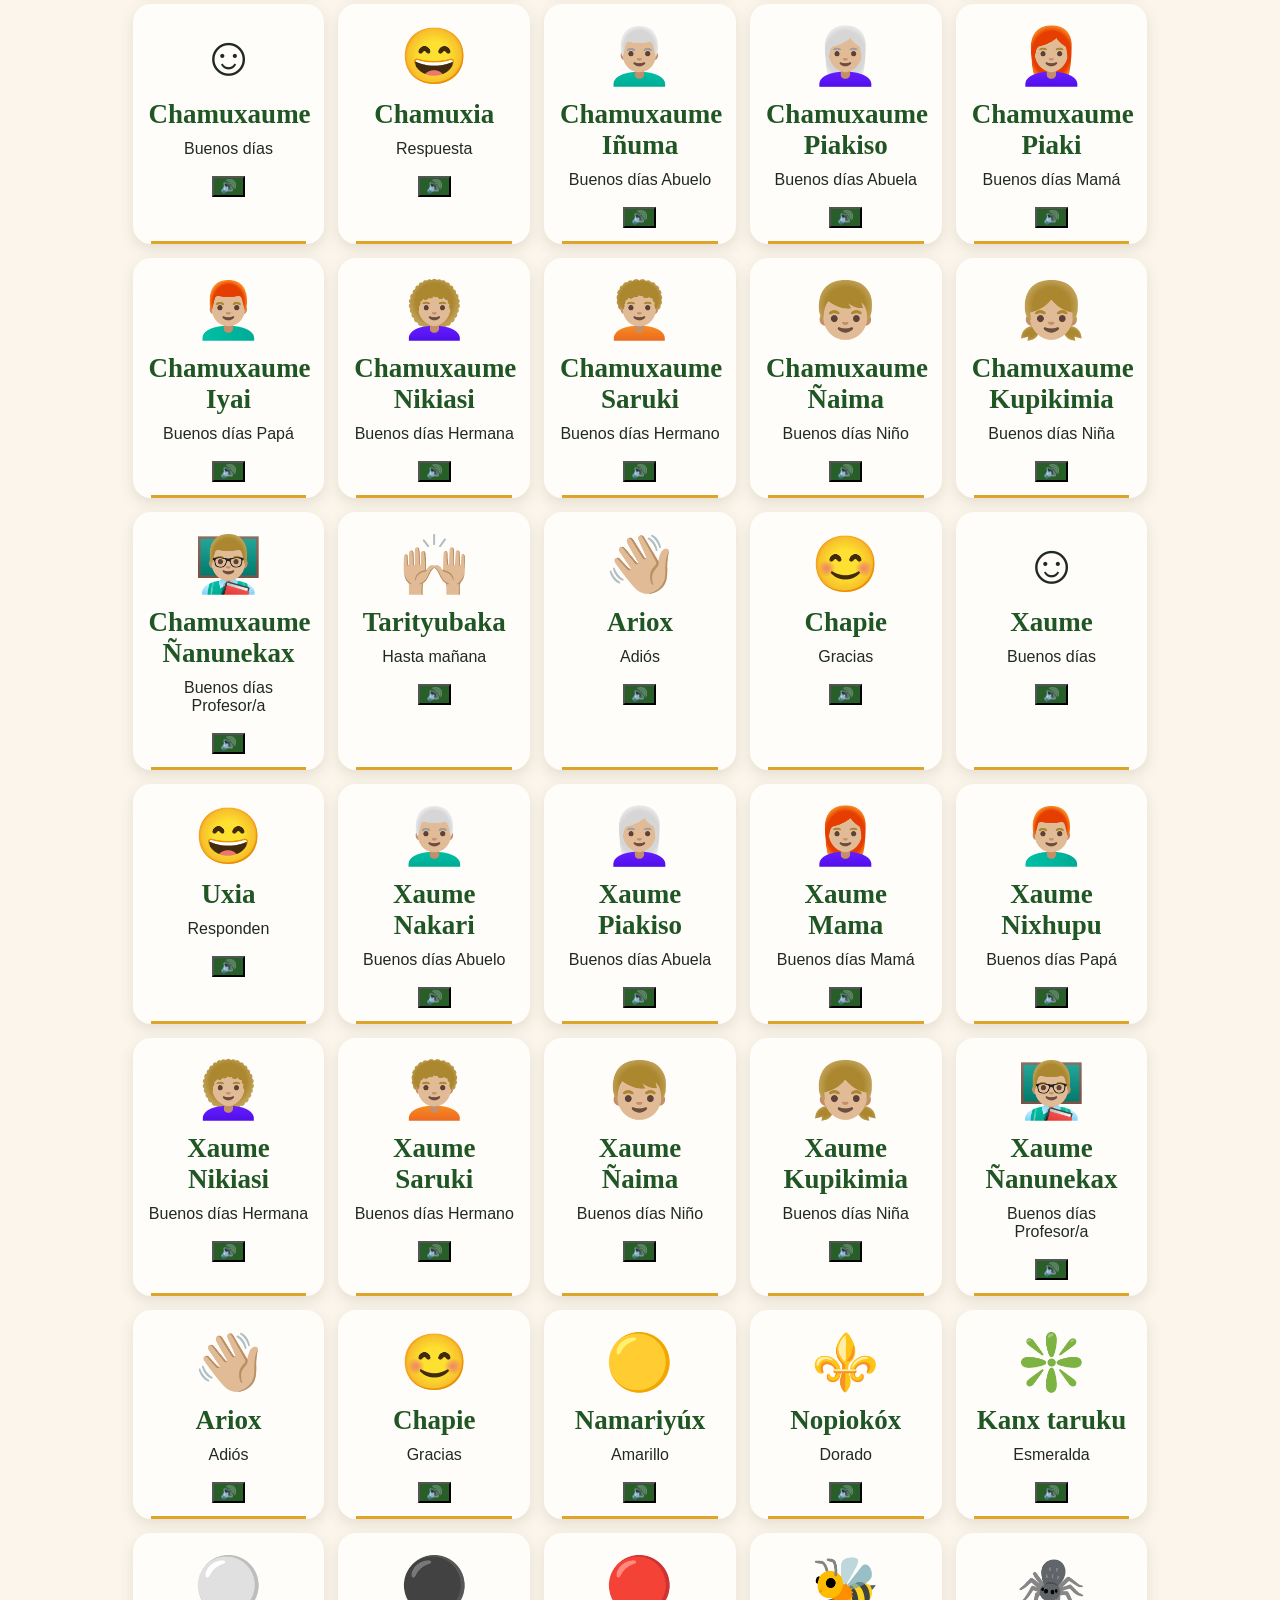
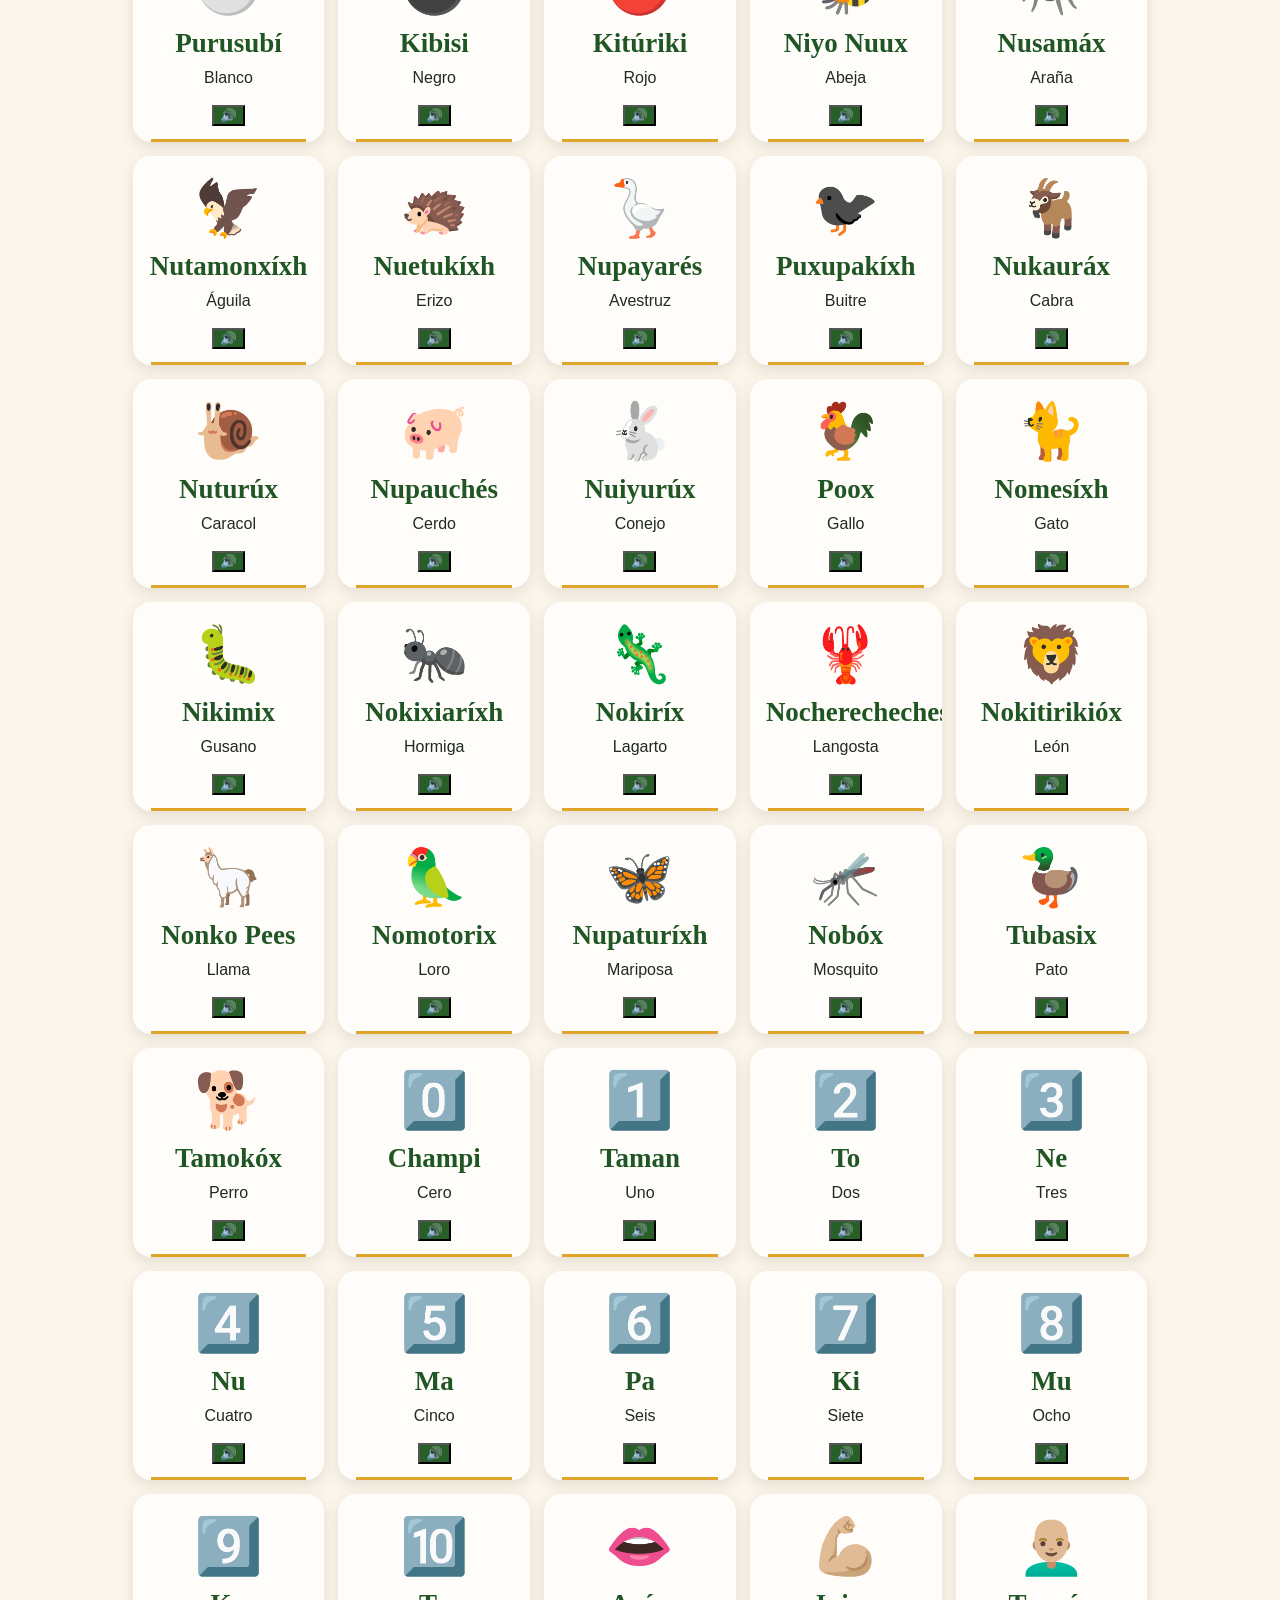
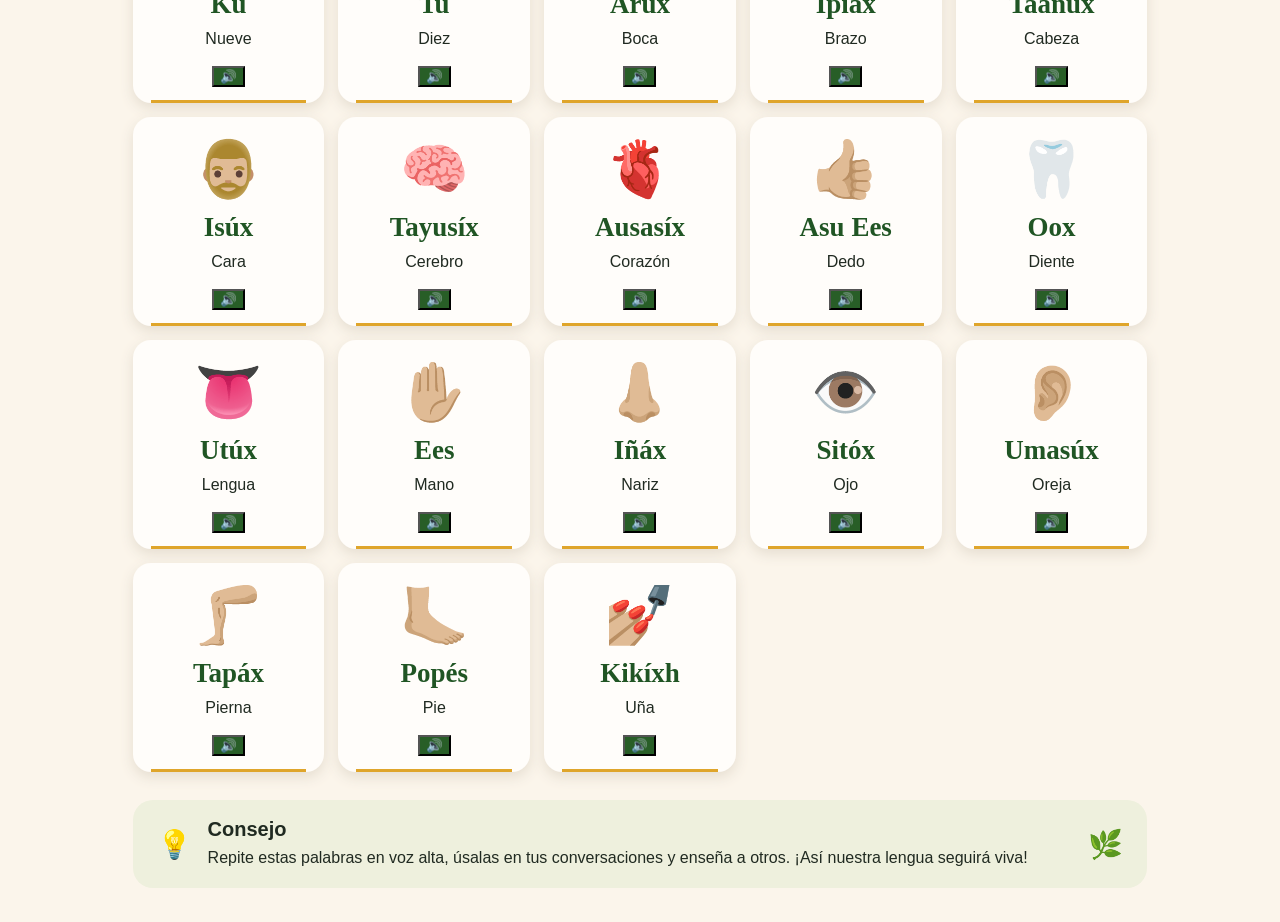
<file: palabras.html>
<!DOCTYPE html>
<html lang="es">
<head>
  <meta charset="UTF-8">
  <meta name="viewport" content="width=device-width, initial-scale=1.0">
  <title>Mundo Bésiro | Palabras</title>
  <link rel="stylesheet" href="css/palabras.css">
  <script src="js/palabras.js" defer></script>
</head>
<body>
  <div class="page">
    <header class="culture-header light-header">
      <button class="back-button" id="backButton" type="button" aria-label="Volver al inicio">←</button>
      <div class="header-copy"><h1>Palabras <span>📖</span></h1><p>Descubre nuevas palabras en bésiro<br>y conoce su significado.</p></div>
      <div class="header-art" aria-hidden="true">🌿🦜</div>
    </header>
    <main class="content">
      <section class="search-row">
        <div class="search-wrap"><label for="searchInput">Buscar palabra</label><input id="searchInput" type="search" placeholder="Buscar palabra en bésiro..." autocomplete="off"></div>
        <button class="filter-button" id="filterButton" type="button">⚱️ Filtrar</button>
      </section>
      <section>
        <div class="section-title-row"><div><span>🌿</span><div><h2>Categorías</h2><p>Explora palabras por temas.</p></div></div></div>
        <div class="category-strip" id="categoryStrip">
          <button class="category-card selected" type="button" data-category="Todos"><span>🌎</span><strong>Todos</strong><small>162 palabras</small></button>
          <button class="category-card" type="button" data-category="Naturaleza"><span>🌿</span><strong>Naturaleza</strong><small>15 palabras</small></button>
          <button class="category-card" type="button" data-category="Familia"><span>🏠</span><strong>Familia</strong><small>23 palabras</small></button>
          <button class="category-card" type="button" data-category="Cultura"><span>🧺</span><strong>Cultura</strong><small>9 palabras</small></button>
          <button class="category-card" type="button" data-category="Frutas y Verduras"><span>🍓🫑</span><strong>Frutas y Verduras</strong><small>8 palabras</small></button>
          <button class="category-card" type="button" data-category="El Tiempo"><span>⏳</span><strong>El tiempo</strong><small>12 palabras</small></button>
          <button class="category-card" type="button" data-category="Emociones"><span>🎭</span><strong>Emociones</strong><small>13 palabras</small></button>
          <button class="category-card" type="button" data-category="Saludos Para Hombres"><span>👋🏼👱🏼‍♂️</span><strong>Saludos Para Hombres</strong><small>14 palabras</small></button>
          <button class="category-card" type="button" data-category="Saludos Para Mujeres"><span>👋🏼👩🏼</span><strong>Saludos Para Mujeres</strong><small>13 palabras</small></button>
          <button class="category-card" type="button" data-category="Colores"><span>🎨</span><strong>Colores</strong><small>6 palabras</small></button>
          <button class="category-card" type="button" data-category="Animales"><span>🐾</span><strong>Animales</strong><small>23 palabras</small></button>
          <button class="category-card" type="button" data-category="Números"><span>🔢</span><strong>Números</strong><small>10 palabras</small></button>
          <button class="category-card" type="button" data-category="Partes del Cuerpo"><span>👀💪</span><strong>Partes del Cuerpo</strong><small>16 palabras</small></button>
        </div>
      </section>
      <section class="featured-section">
        <div class="section-title-row"><div><span>⭐</span><div><h2>Palabras destacadas</h2><p>Aprende palabras útiles para tu día a día.</p></div></div><button class="text-button" id="showAllWords" type="button"></button></div>
        <div class="word-grid" id="wordGrid">
          <article class="word-card" data-category="Naturaleza" data-search="kix tierra suelo naturaleza">
            <div class="word-icon">🌱</div><h3>Kix</h3><small></small><p>Tierra</p><button class="word-audio" type="button" data-audio="audios/Kix.mp3" aria-label="Escuchar Kix">🔊</button><div class="card-line green"></div>
          </article>
          <article class="word-card" data-category="Naturaleza" data-search="tux agua naturaleza">
            <div class="word-icon">💧</div><h3>Tux</h3><small></small><p>Agua</p><button class="word-audio" type="button" data-audio="audios/Tux.mp3" aria-label="Escuchar Tux">🔊</button><div class="card-line green"></div>
          </article>
          <article class="word-card" data-category="Naturaleza" data-search="soes arbol naturaleza">
            <div class="word-icon">🌳</div><h3>Soes</h3><small></small><p>Arbol</p><button class="word-audio" type="button" data-audio="audios/Soes.mp3" aria-label="Escuchar Soes">🔊</button><div class="card-line green"></div>
          </article>
          <article class="word-card" data-category="Naturaleza" data-search="pees fuego  naturaleza">
            <div class="word-icon">🔥</div><h3>Pees</h3><small></small><p>Fuego</p><button class="word-audio" type="button" data-audio="audios/Pees.mp3" aria-label="Escuchar ">🔊</button><div class="card-line green"></div>
          </article>
          <article class="word-card" data-category="Naturaleza" data-search="montaña Yirityúx naturaleza">
            <div class="word-icon">⛰️</div><h3>Yirityúx</h3><small></small><p>Montaña</p><button class="word-audio" type="button" data-audio="audios/Yirityux.mp3" aria-label="Escuchar Yirityúx">🔊</button><div class="card-line green"></div>
          </article>
          <article class="word-card" data-category="Naturaleza" data-search="cielo napés naturaleza">
            <div class="word-icon">🌥️</div><h3>Napés</h3><small></small><p>Cielo</p><button class="word-audio" type="button" data-audio="audios/Napes.mp3" aria-label="Escuchar Napés">🔊</button><div class="card-line green"></div>
          </article>
          <article class="word-card" data-category="Naturaleza" data-search="fauna numukiánka naturaleza">
            <div class="word-icon">🦜</div><h3>Numukiánka</h3><small></small><p>Fauna</p><button class="word-audio" type="button" data-audio="audios/Numukianka.mp3" aria-label="Escuchar Numukiánka">🔊</button><div class="card-line green"></div>
          </article>
          <article class="word-card" data-category="Naturaleza" data-search="flor pisióx naturaleza">
            <div class="word-icon">🌸</div><h3>Pisióx</h3><small></small><p>Flor</p><button class="word-audio" type="button" data-audio="audios/Pisiox.mp3" aria-label="Escuchar Pisióx">🔊</button><div class="card-line green"></div>
          </article>
          <article class="word-card" data-category="Naturaleza" data-search="hoja nasusix naturaleza">
            <div class="word-icon">🍃</div><h3>Nasusix</h3><small></small><p>Hoja</p><button class="word-audio" type="button" data-audio="audios/Nasuxis.mp3" aria-label="Escuchar Nasusix">🔊</button><div class="card-line green"></div>
          </article>
          <article class="word-card" data-category="Naturaleza" data-search="hielo tayo tux naturaleza">
            <div class="word-icon">🧊</div><h3>Tayo Tux </h3><small></small><p>Hielo</p><button class="word-audio" type="button" data-audio="audios/Tayo Tux.mp3" aria-label="Escuchar Tayo Tux">🔊</button><div class="card-line green"></div>
          </article>
          <article class="word-card" data-category="Naturaleza" data-search="piedra kanx naturaleza">
            <div class="word-icon">🪨</div><h3>Kanx</h3><small></small><p>Piedra</p><button class="word-audio" type="button" data-audio="audios/Kanx.mp3" aria-label="Escuchar Kanx">🔊</button><div class="card-line green"></div>
          </article>
          <article class="word-card" data-category="Naturaleza" data-search="hierba naxchópiro naturaleza">
            <div class="word-icon">🌿</div><h3>Naxchópiro</h3><small></small><p>Hierba</p><button class="word-audio" type="button" data-audio="audios/Naxchopiro.mp3" aria-label="Escuchar Naxchópiro">🔊</button><div class="card-line green"></div>
          </article>
          <article class="word-card" data-category="Naturaleza" data-search="raiz xhanakáx naturaleza">
            <div class="word-icon">🪴</div><h3>Xhanakáx</h3><small></small><p>Raiz</p><button class="word-audio" type="button" data-audio="audios/Xhanakax.mp3" aria-label="Escuchar Xhanakáx">🔊</button><div class="card-line green"></div>
          </article>
          <article class="word-card" data-category="Naturaleza" data-search="selva niúnx naturaleza">
            <div class="word-icon">🌴</div><h3>Niúnx</h3><small></small><p>Selva</p><button class="word-audio" type="button" data-audio="audios/Niunx.mp3" aria-label="Escuchar Niúnx">🔊</button><div class="card-line green"></div>
          </article>
          <article class="word-card" data-category="Naturaleza" data-search="semilla niyo naturaleza">
            <div class="word-icon">🫘</div><h3>Niyo</h3><small></small><p>Semilla</p><button class="word-audio" type="button" data-audio="audios/Niyo.mp3" aria-label="Escuchar Niyo">🔊</button><div class="card-line green"></div>
          </article>
          <article class="word-card" data-category="Familia" data-search="casa pox familia">
            <div class="word-icon">🏠</div><h3>Pox</h3><small></small><p>Casa</p><button class="word-audio" type="button" data-audio="audios/Pox.mp3" aria-label="Escuchar Pox">🔊</button><div class="card-line gold"></div>
          </article>
          <article class="word-card" data-category="Familia" data-search="madre paix familia">
            <div class="word-icon">👩🏻‍🦰</div><h3>Paix</h3><small></small><p>Madre</p><button class="word-audio" type="button" data-audio="audios/paix.mp3" aria-label="Escuchar Paix">🔊</button><div class="card-line gold"></div>
          </article>
          <article class="word-card" data-category="Familia" data-search="padre axti familia">
            <div class="word-icon">👨🏻‍🦰</div><h3>Axti</h3><small></small><p>Padre</p><button class="word-audio" type="button" data-audio="audios/axti.mp3" aria-label="Escuchar Axti">🔊</button><div class="card-line gold"></div>
          </article>
          <article class="word-card" data-category="Familia" data-search="madrastra paix axina familia">
            <div class="word-icon">👩🏻‍🦳</div><h3>Paix Axina</h3><small></small><p>Madrastra</p><button class="word-audio" type="button" data-audio="audios/Paix Axima.mp3" aria-label="Escuchar Paix Axina">🔊</button><div class="card-line gold"></div>
          </article>
          <article class="word-card" data-category="Familia" data-search="padrastro axti naki familia">
            <div class="word-icon">👨🏻‍🦳</div><h3>Axti Naki</h3><small></small><p>Padrastro</p><button class="word-audio" type="button" data-audio="audios/axti naki.mp3" aria-label="Escuchar Axti Naki">🔊</button><div class="card-line gold"></div>
          </article>
          <article class="word-card" data-category="Familia" data-search="tía piaki familia">
            <div class="word-icon">👩🏼</div><h3>Piaki</h3><small></small><p>Tía</p><button class="word-audio" type="button" data-audio="audios/piaki.mp3" aria-label="Escuchar Piaki">🔊</button><div class="card-line gold"></div>
          </article>
          <article class="word-card" data-category="Familia" data-search="tío yobo familia">
            <div class="word-icon">🧔🏼‍♂️</div><h3>Yobo</h3><small></small><p>Tío</p><button class="word-audio" type="button" data-audio="audios/yobo.mp3" aria-label="Escuchar Yobo">🔊</button><div class="card-line gold"></div>
          </article>
          <article class="word-card" data-category="Familia" data-search="abuela kiasi familia">
            <div class="word-icon">👵🏼</div><h3>Kiasi</h3><small></small><p>Abuela</p><button class="word-audio" type="button" data-audio="audios/kiasi.mp3" aria-label="Escuchar Kiasi">🔊</button><div class="card-line gold"></div>
          </article>
          <article class="word-card" data-category="Familia" data-search="abuelo íñuma familia">
            <div class="word-icon">👴🏼</div><h3>Iñuma</h3><small></small><p>Abuelo</p><button class="word-audio" type="button" data-audio="audios/Iñuma.mp3" aria-label="Escuchar Iñuma">🔊</button><div class="card-line gold"></div>
          </article>
          <article class="word-card" data-category="Familia" data-search="pareja kutakikíxh familia">
            <div class="word-icon">🧑🏼‍❤️‍👩🏼</div><h3>Kutakikíxh</h3><small></small><p>Pareja</p><button class="word-audio" type="button" data-audio="audios/kutakikíxh.mp3" aria-label="Escuchar Kutakikíxh">🔊</button><div class="card-line gold"></div>
          </article>
          <article class="word-card" data-category="Familia" data-search="novio(a) axibama familia">
            <div class="word-icon">🧑🏼‍❤️‍💋‍👩🏼</div><h3>Axibama</h3><small></small><p>Novio/a</p><button class="word-audio" type="button" data-audio="audios/axibama.mp3" aria-label="Escuchar Axibama">🔊</button><div class="card-line gold"></div>
          </article>
          <article class="word-card" data-category="Familia" data-search="yerno kiamoníxh familia">
            <div class="word-icon">🧑🏼‍🦲</div><h3>kiamoníxh</h3><small></small><p>Yerno</p><button class="word-audio" type="button" data-audio="audios/kiamoníxh.mp3" aria-label="Escuchar Kiamoníxh">🔊</button><div class="card-line gold"></div>
          </article>
          <article class="word-card" data-category="Familia" data-search="nuera kupitikúx familia">
            <div class="word-icon">👩🏼</div><h3>Kupikitux</h3><small></small><p>Nuera</p><button class="word-audio" type="button" data-audio="audios/Kupikitux.mp3" aria-label="Escuchar Kupikitúx">🔊</button><div class="card-line gold"></div>
          </article>
          <article class="word-card" data-category="Familia" data-search="marido ikianáx familia">
            <div class="word-icon">🧔🏼</div><h3>Ikianáx</h3><small></small><p>Marido</p><button class="word-audio" type="button" data-audio="audios/ikianáx.mp3" aria-label="Escuchar Ikianáx">🔊</button><div class="card-line gold"></div>
          </article>
          <article class="word-card" data-category="Familia" data-search="amigo tyurapáx familia">
            <div class="word-icon">🧑🏼‍🦰</div><h3>Tyurapáx</h3><small></small><p>Amigo</p><button class="word-audio" type="button" data-audio="audios/tyurapáx.mp3" aria-label="Escuchar Tyurapáx">🔊</button><div class="card-line gold"></div>
          </article>
          <article class="word-card" data-category="Familia" data-search="bebé kuxanáx familia">
            <div class="word-icon">👶🏼</div><h3>Kuxanáx</h3><small></small><p>Bebé</p><button class="word-audio" type="button" data-audio="audios/kuxanáx.mp3" aria-label="Escuchar Kuxanáx">🔊</button><div class="card-line gold"></div>
          </article>
          <article class="word-card" data-category="Familia" data-search="hijo aibosíxh familia">
            <div class="word-icon">👦🏼</div><h3>Aibosíxh</h3><small></small><p>Hijo</p><button class="word-audio" type="button" data-audio="audios/aibosíxh.mp3" aria-label="Escuchar Aibosíxh">🔊</button><div class="card-line gold"></div>
          </article>
          <article class="word-card" data-category="Familia" data-search="hija takiumukux familia">
            <div class="word-icon">👧🏼</div><h3>Takiumukux</h3><small></small><p>Hija</p><button class="word-audio" type="button" data-audio="audios/takiumukux.mp3" aria-label="Escuchar Takiumukux">🔊</button><div class="card-line gold"></div>
          </article>
          <article class="word-card" data-category="Familia" data-search="hermano arukíxh familia">
            <div class="word-icon">🧔🏻</div><h3>Arukíxh</h3><small></small><p>Hermano</p><button class="word-audio" type="button" data-audio="audios/arukíxh.mp3" aria-label="Escuchar Arukíxh">🔊</button><div class="card-line gold"></div>
          </article>
          <article class="word-card" data-category="Familia" data-search="jovén yaix familia">
            <div class="word-icon">👨🏼</div><h3>Yaix</h3><small></small><p>Jovén</p><button class="word-audio" type="button" data-audio="audios/yaix.mp3" aria-label="Escuchar Yaix">🔊</button><div class="card-line gold"></div>
          </article>
          <article class="word-card" data-category="Familia" data-search="niño/a ñaima familia">
            <div class="word-icon">👦🏻👧🏻</div><h3>Ñaima</h3><small></small><p>Niño/a</p><button class="word-audio" type="button" data-audio="audios/ñaima.mp3" aria-label="Escuchar Ñaima">🔊</button><div class="card-line gold"></div>
          </article>
          <article class="word-card" data-category="Familia" data-search="nieto/a aibosixhimia familia">
            <div class="word-icon">👩🏻‍🦲👩🏻</div><h3>Aibosixhimia</h3><small></small><p>Nieto/a</p><button class="word-audio" type="button" data-audio="audios/aibosixhimia.mp3" aria-label="Escuchar Aibosixhimia">🔊</button><div class="card-line gold"></div>
          </article>
          <article class="word-card" data-category="Familia" data-search="primo/a isarukibo familia">
            <div class="word-icon">🧑🏽‍🦱👧🏽</div><h3>Isarukibo</h3><small></small><p>Primo/a</p><button class="word-audio" type="button" data-audio="audios/isarukibo.mp3" aria-label="Escuchar Isarukibo">🔊</button><div class="card-line gold"></div>
          </article>
          <article class="word-card" data-category="Cultura" data-search="totaí tutáixh cultura">
            <div class="word-icon">🌴</div><h3>Tutáixh</h3><small></small><p>Totaí</p><button class="word-audio" type="button" data-audio="audios/tutáixh.mp3" aria-label="Escuchar Tutáixh">🔊</button><div class="card-line gold"></div>
          </article>
          <article class="word-card" data-category="Cultura" data-search="yeta chikoñonáumpi cultura">
            <div class="word-icon">😬</div><h3>Chikoñonáumpi</h3><small></small><p>Yeta</p><button class="word-audio" type="button" data-audio="audios/chikoñonau.mp3" aria-label="Escuchar Chikoñonáumpi">🔊</button><div class="card-line gold"></div>
          </article>
          <article class="word-card" data-category="Cultura" data-search="urucú  kibox cultura">
            <div class="word-icon">🌶️🔴</div><h3>Kibox</h3><small></small><p>Urucú</p><button class="word-audio" type="button" data-audio="audios/kibox.mp3" aria-label="Escuchar Kibox">🔊</button><div class="card-line gold"></div>
          </article>
          <article class="word-card" data-category="Cultura" data-search="turere soes notenénema  cultura">
            <div class="word-icon">🫐</div><h3>Soes Notenénema</h3><small></small><p>Turere</p><button class="word-audio" type="button" data-audio="audios/soes notenénema.mp3" aria-label="Escuchar Soes Notenénema">🔊</button><div class="card-line gold"></div>
          </article>
          <article class="word-card" data-category="Cultura" data-search="tutuma tyasoés  cultura">
            <div class="word-icon">🥥</div><h3>Tyasoés</h3><small></small><p>Tutuma</p><button class="word-audio" type="button" data-audio="audios/tyasoés.mp3" aria-label="Escuchar Tyasoés">🔊</button><div class="card-line gold"></div>
          </article>
          <article class="word-card" data-category="Cultura" data-search="toborochi Toskokix  cultura">
            <div class="word-icon">🌳</div><h3>Toskokix</h3><small></small><p>Toborochi</p><button class="word-audio" type="button" data-audio="audios/toskokix.mp3" aria-label="Escuchar Toskokix">🔊</button><div class="card-line gold"></div>
          </article>
          <article class="word-card" data-category="Cultura" data-search="tipoy Naibi paix cultura">
            <div class="word-icon">👗</div><h3>Naibi Paix</h3><small></small><p>Tipoy</p><button class="word-audio" type="button" data-audio="audios/naibi paix.mp3" aria-label="Escuchar Naibi Paix">🔊</button><div class="card-line gold"></div>
          </article>
          <article class="word-card" data-category="Cultura" data-search="tátú Nutakónx cultura">
            <div class="word-icon">🦔</div><h3>Nutakónx</h3><small></small><p>Tatú</p><button class="word-audio" type="button" data-audio="audios/nutakónx.mp3" aria-label="Escuchar Nutakónx">🔊</button><div class="card-line gold"></div> 
          </article>
          <article class="word-card" data-category="Cultura" data-search="tamal tusiankáx cultura">
            <div class="word-icon">🫔</div><h3>Tusiankáx</h3><small></small><p>Tamal</p><button class="word-audio" type="button" data-audio="audios/tusiankáx.mp3" aria-label="Escuchar Tusiankáx">🔊</button><div class="card-line gold"></div>
          </article>
          <article class="word-card" data-category="Frutas y Verduras" data-search="Banana Pukúx frutas y verduras">
            <div class="word-icon">🍌</div><h3>Pukúx</h3><small></small><p>Banana</p><button class="word-audio" type="button" data-audio="audios/pukúx.mp3" aria-label="Escuchar Pukúx">🔊</button><div class="card-line gold"></div> 
          </article>
           <article class="word-card" data-category="Frutas y Verduras" data-search="Limón Nermónixh frutas y verduras">
            <div class="word-icon">🍋</div><h3>Nermónixh</h3><small></small><p>Limón</p><button class="word-audio" type="button" data-audio="audios/nermónixh.mp3" aria-label="Escuchar Nermónixh">🔊</button><div class="card-line gold"></div> 
          </article>
           <article class="word-card" data-category="Frutas y Verduras" data-search="Mangó Nisix frutas y verduras">
            <div class="word-icon">🥭</div><h3>Nisix</h3><small></small><p>Mangó</p><button class="word-audio" type="button" data-audio="audios/nisix.mp3" aria-label="Escuchar Nisix">🔊</button><div class="card-line gold"></div> 
          </article>
          <article class="word-card" data-category="Frutas y Verduras" data-search="Sandía Sántia frutas y verduras">
            <div class="word-icon">🍉</div><h3>Sántia</h3><small></small><p>Sandia</p><button class="word-audio" type="button" data-audio="audios/sántia.mp3" aria-label="Escuchar Sántia">🔊</button><div class="card-line gold"></div> 
          </article>
          <article class="word-card" data-category="Frutas y Verduras" data-search="Ají naríxh frutas y verduras">
            <div class="word-icon">🌶️</div><h3>Naríxh</h3><small></small><p>Ají</p><button class="word-audio" type="button" data-audio="audios/naríxh.mp3" aria-label="Escuchar Naríxh">🔊</button><div class="card-line gold"></div> 
          </article>
          <article class="word-card" data-category="Frutas y Verduras" data-search="ajo soés nukitukíxh frutas y verduras">
            <div class="word-icon">🧄</div><h3>Nukitukíxh</h3><small></small><p>Ajo</p><button class="word-audio" type="button" data-audio="audios/nukitukíxh.mp3" aria-label="Escuchar Nukitukíxh">🔊</button><div class="card-line gold"></div>
          </article>
          <article class="word-card" data-category="Frutas y Verduras" data-search="Choclo Nosibíx frutas y verduras">
            <div class="word-icon">🌽</div><h3>Nosibíx</h3><small></small><p>Choclo</p><button class="word-audio" type="button" data-audio="audios/Nosibíx.mp3" aria-label="Escuchar Nosibíx">🔊</button><div class="card-line gold"></div> 
          </article>
          <article class="word-card" data-category="Frutas y Verduras" data-search="almendra soes nokimoníxh frutas y verduras">
            <div class="word-icon">🍠</div><h3>Soes Nokimoníxh</h3><small></small><p>Almendra</p><button class="word-audio" type="button" data-audio="audios/soes nokimoníxh.mp3" aria-label="Escuchar Nokimoníxh">🔊</button><div class="card-line gold"></div> 
          </article>
          <article class="word-card" data-category="El Tiempo" data-search="anochecer aibapáe itóbi el tiempo">
            <div class="word-icon">🌃</div><h3>Aibapáe Itóbi</h3><small></small><p>Anochecer</p><button class="word-audio" type="button" data-audio="audios/aibapáe itóbi.mp3" aria-label="Escuchar Aibapáe Itóbi">🔊</button><div class="card-line gold"></div> 
          </article>
          <article class="word-card" data-category="El Tiempo" data-search="anoche nitóba el tiempo">
            <div class="word-icon">🌚</div><h3>Nitóba</h3><small></small><p>Anoche</p><button class="word-audio" type="button" data-audio="audios/nitóba.mp3" aria-label="Escuchar Nitóba">🔊</button><div class="card-line gold"></div> 
          </article>
          <article class="word-card" data-category="El Tiempo" data-search="día nanenes el tiempo">
            <div class="word-icon">🌤️</div><h3>Nanenes</h3><small></small><p>Día</p><button class="word-audio" type="button" data-audio="audios/nanenes.mp3" aria-label="Escuchar Nanenes">🔊</button><div class="card-line gold"></div> 
          </article>
          <article class="word-card" data-category="El Tiempo" data-search="ayer timika el tiempo">
            <div class="word-icon">📆⏪</div><h3>Timika</h3><small></small><p>Ayer</p><button class="word-audio" type="button" data-audio="audios/timika.mp3" aria-label="Escuchar Timika">🔊</button><div class="card-line gold"></div> 
          </article>
          <article class="word-card" data-category="El Tiempo" data-search="año nasikibés el tiempo">
            <div class="word-icon">📅</div><h3>Nasikibés</h3><small></small><p>Año</p><button class="word-audio" type="button" data-audio="audios/nasikibés.mp3" aria-label="Escuchar Nasikibés">🔊</button><div class="card-line gold"></div> 
          </article>
          <article class="word-card" data-category="El Tiempo" data-search="después kaimainki el tiempo">
            <div class="word-icon">➡️</div><h3>Kaimainki</h3><small></small><p>Después</p><button class="word-audio" type="button" data-audio="audios/kaimainki.mp3" aria-label="Escuchar Kaimainki">🔊</button><div class="card-line gold"></div> 
          </article>
          <article class="word-card" data-category="El Tiempo" data-search="despertar sitopinakáx el tiempo">
            <div class="word-icon">🥱</div><h3>Sitopinakáx</h3><small></small><p>Despertar</p><button class="word-audio" type="button" data-audio="audios/sitopinakáx.mp3" aria-label="Escuchar Sitopinakáx">🔊</button><div class="card-line gold"></div> 
          </article>
          <article class="word-card" data-category="El Tiempo" data-search="domingo tomínko el tiempo">
            <div class="word-icon">🏖️</div><h3>Tomínko</h3><small></small><p>Domingo</p><button class="word-audio" type="button" data-audio="audios/tomínko.mp3" aria-label="Escuchar Tomínko">🔊</button><div class="card-line gold"></div> 
          </article>
          <article class="word-card" data-category="El Tiempo" data-search="feriado nanenes auche ane el tiempo">
            <div class="word-icon">🍻</div><h3>Nanenes Auche Ane</h3><small></small><p>Feriado</p><button class="word-audio" type="button" data-audio="audios/nanenes auche ane.mp3" aria-label="Escuchar Nanenes Auche Ane">🔊</button><div class="card-line gold"></div> 
          </article>
          <article class="word-card" data-category="El Tiempo" data-search="eterno ñemonkóx el tiempo">
            <div class="word-icon">♾️</div><h3>Ñemonkóx</h3><small></small><p>Eterno</p><button class="word-audio" type="button" data-audio="audios/ñemonkóx.mp3" aria-label="Escuchar Ñemonkóx">🔊</button><div class="card-line gold"></div> 
          </article>
          <article class="word-card" data-category="El Tiempo" data-search="fin tyakirúx el tiempo">
            <div class="word-icon">🔚</div><h3>Tyakirúx</h3><small></small><p>Fin</p><button class="word-audio" type="button" data-audio="audios/Fin.mp3" aria-label="Escuchar Tyakirúx">🔊</button><div class="card-line gold"></div> 
          </article>
          <article class="word-card" data-category="El Tiempo" data-search="futuro axina kuabotiki el tiempo">
            <div class="word-icon">🕰️</div><h3>Kuabotiki</h3><small></small><p>Futuro</p><button class="word-audio" type="button" data-audio="audios/kuabotiki.mp3" aria-label="Escuchar Kuabotiki">🔊</button><div class="card-line gold"></div> 
          </article>
          <article class="word-card" data-category="Emociones" data-search="extrañar  emakiyaukúx emociones">
            <div class="word-icon">🥹</div><h3>Emakiyaukúx</h3><small></small><p>Extrañar</p><button class="word-audio" type="button" data-audio="audios/emakiyaukúx.mp3" aria-label="Escuchar Emakiyaukúx">🔊</button><div class="card-line gold"></div> 
          </article>
          <article class="word-card" data-category="Emociones" data-search="felicidad emociones">
            <div class="word-icon">😀</div><h3>Axina Nuxiántimo</h3><small></small><p>Felicidad</p><button class="word-audio" type="button" data-audio="audios/Felicidad.mp3" aria-label="Escuchar Axina Nuxiántimo">🔊</button><div class="card-line gold"></div> 
          </article>
          <article class="word-card" data-category="Emociones" data-search="fatiga kutarabekíxh emociones">
            <div class="word-icon">😩</div><h3>Kutarabekíxh</h3><small></small><p>Fatiga</p><button class="word-audio" type="button" data-audio="audios/kutarabekíxh.mp3" aria-label="Escuchar Kutarabekíxh">🔊</button><div class="card-line gold"></div> 
          </article>
          <article class="word-card" data-category="Emociones" data-search="gritar toxibikíxh emociones">
            <div class="word-icon">🗣️</div><h3>Toxibikíxh</h3><small></small><p>Gritar</p><button class="word-audio" type="button" data-audio="audios/toxibikíxh.mp3" aria-label="Escuchar Toxibikíxh">🔊</button><div class="card-line gold"></div> 
          </article>
          <article class="word-card" data-category="Emociones" data-search="gustar axina uxia oemo emociones">
            <div class="word-icon">😻</div><h3>Axina Uxia Oemo</h3><small></small><p>Gustar</p><button class="word-audio" type="button" data-audio="audios/axina uxia oemo.mp3" aria-label="Escuchar Axina Uxia Oemo">🔊</button><div class="card-line gold"></div> 
          </article>
          <article class="word-card" data-category="Emociones" data-search="impaciencia kutarabekíxh emociones">
            <div class="word-icon">😤</div><h3>Kutarabekíxh</h3><small></small><p>Impaciencia</p><button class="word-audio" type="button" data-audio="audios/kutarabekíxh.mp3" aria-label="Escuchar Kutarabekíxh">🔊</button><div class="card-line gold"></div> 
          </article>
          <article class="word-card" data-category="Emociones" data-search=" malestar axina chuxianpi emociones">
            <div class="word-icon">🤒</div><h3>Axina Chuxianpi</h3><small></small><p>Malestar</p><button class="word-audio" type="button" data-audio="audios/axina chuxianpi.mp3" aria-label="Escuchar Emakiyaukúx">🔊</button><div class="card-line gold"></div>
          </article>
          <article class="word-card" data-category="Emociones" data-search="pánico tarukapae emociones">
            <div class="word-icon">😰</div><h3>Tarukapae</h3><small></small><p>Pánico</p><button class="word-audio" type="button" data-audio="audios/tarukapae.mp3" aria-label="Escuchar Tarukapae">🔊</button><div class="card-line gold"></div> 
          </article>
          <article class="word-card" data-category="Emociones" data-search="placer pukinunkúx emociones">
            <div class="word-icon">🫦</div><h3>Pukinunkúx</h3><small></small><p>Placer</p><button class="word-audio" type="button" data-audio="audios/Placer.mp3" aria-label="Escuchar Pukinunkúx">🔊</button><div class="card-line gold"></div> 
          </article>
          <article class="word-card" data-category="Emociones" data-search="vacio chanpi ane au emociones">
            <div class="word-icon">🫗</div><h3>Chanpi Ane Au</h3><small></small><p>Vacio</p><button class="word-audio" type="button" data-audio="audios/chanpi ane au.mp3" aria-label="Escuchar Chanpi Ane Au">🔊</button><div class="card-line gold"></div> 
          </article>
          <article class="word-card" data-category="Emociones" data-search="tímido  axti naki kisobatiataiemociones">
            <div class="word-icon">😳</div><h3>Axti Naki Kisobotiatai</h3><small></small><p>Tímido</p><button class="word-audio" type="button" data-audio="audios/Timido.mp3" aria-label="Escuchar Axti Naki Kisobotiatai">🔊</button><div class="card-line gold"></div> 
          </article>
          <article class="word-card" data-category="Emociones" data-search="sufrir takixirikíx emociones">
            <div class="word-icon">😢</div><h3>Takixirikíx</h3><small></small><p>Sufrir</p><button class="word-audio" type="button" data-audio="audios/takixirikíx.mp3" aria-label="Escuchar Takixirikíx">🔊</button><div class="card-line gold"></div> 
          </article>
          <article class="word-card" data-category="Emociones" data-search="soledad Kunauntañá emociones">
            <div class="word-icon">👤</div><h3>Kunauntañá</h3><small></small><p>Soledad</p><button class="word-audio" type="button" data-audio="audios/Kunauntañá.mp3" aria-label="Escuchar Kunauntañá">🔊</button><div class="card-line gold"></div> 
          </article>
          <article class="word-card" data-category="Saludos Para Hombres" data-search="buenos días chamuxaume saludos para hombres">
            <div class="word-icon">☺️</div><h3>Chamuxaume</h3><small></small><p>Buenos días</p><button class="word-audio" type="button" data-audio="audios/buenos dias.mp3" aria-label="Escuchar Chamuxaume">🔊</button><div class="card-line gold"></div> 
          </article>
          <article class="word-card" data-category="Saludos Para Hombres" data-search="saludo de contestación chamuxia saludos para hombres">
            <div class="word-icon">😄</div><h3>Chamuxia</h3><small></small><p>Respuesta</p><button class="word-audio" type="button" data-audio="audios/Chamuxia.mp3" aria-label="Escuchar Chamuxia">🔊</button><div class="card-line gold"></div> 
          </article>
          <article class="word-card" data-category="Saludos Para Hombres" data-search="buenos días abuelo chamuxaume iñuma saludos para hombres">
            <div class="word-icon">👨🏼‍🦳</div><h3>Chamuxaume Iñuma</h3><small></small><p>Buenos días Abuelo</p><button class="word-audio" type="button" data-audio="audios/Chamuxaume Iñuma.mp3" aria-label="Escuchar Chamuxaume Iñuma">🔊</button><div class="card-line gold"></div> 
          </article>
          <article class="word-card" data-category="Saludos Para Hombres" data-search="buenos días abuela chamuxaume piakiso saludos para hombres">
            <div class="word-icon">👩🏼‍🦳</div><h3>Chamuxaume Piakiso</h3><small></small><p>Buenos días Abuela</p><button class="word-audio" type="button" data-audio="audios/buenos dias abuela.mp3" aria-label="Escuchar Chamuxaume Piakiso">🔊</button><div class="card-line gold"></div> 
          </article>
          <article class="word-card" data-category="Saludos Para Hombres" data-search="buenos días abuela chamuxaume piaki saludos para hombres">
            <div class="word-icon">👩🏼‍🦰</div><h3>Chamuxaume Piaki</h3><small></small><p>Buenos días Mamá</p><button class="word-audio" type="button" data-audio="audios/Chamuxaume Piaki.mp3" aria-label="Escuchar Chamuxaume Piaki">🔊</button><div class="card-line gold"></div> 
          </article>
          <article class="word-card" data-category="Saludos Para Hombres" data-search="buenos días papá chamuxaume iyai saludos para hombres">
            <div class="word-icon">👨🏼‍🦰</div><h3>Chamuxaume Iyai</h3><small></small><p>Buenos días Papá</p><button class="word-audio" type="button" data-audio="audios/Chamuxaume Iyai.mp3" aria-label="Escuchar Chamuxaume Iyai">🔊</button><div class="card-line gold"></div> 
          </article>
          <article class="word-card" data-category="Saludos Para Hombres" data-search="buenos días hermana chamuxaume nikiasi saludos para hombres">
            <div class="word-icon">👩🏼‍🦱</div><h3>Chamuxaume Nikiasi</h3><small></small><p>Buenos días Hermana</p><button class="word-audio" type="button" data-audio="audios/Chamuxaume Nikiasi.mp3" aria-label="Escuchar Chamuxaume Nikiasi">🔊</button><div class="card-line gold"></div> 
          </article>
          <article class="word-card" data-category="Saludos Para Hombres" data-search="buenos días hermano chamuxaume saruki saludos para hombres">
            <div class="word-icon">🧑🏼‍🦱</div><h3>Chamuxaume Saruki</h3><small></small><p>Buenos días Hermano</p><button class="word-audio" type="button" data-audio="audios/Chamuxaume Saruki.mp3" aria-label="Escuchar Chamuxaume Saruki">🔊</button><div class="card-line gold"></div> 
          </article>
          <article class="word-card" data-category="Saludos Para Hombres" data-search="buenos días niño chamuxaume ñaima saludos para hombres">
            <div class="word-icon">👦🏼</div><h3>Chamuxaume Ñaima</h3><small></small><p>Buenos días Niño</p><button class="word-audio" type="button" data-audio="audios/Chamuxaume Ñaima.mp3" aria-label="Escuchar Chamuxaume Ñaima">🔊</button><div class="card-line gold"></div> 
          </article>
          <article class="word-card" data-category="Saludos Para Hombres" data-search="buenos días niña chamuxaume kupikimia saludos para hombres">
            <div class="word-icon">👧🏼</div><h3>Chamuxaume Kupikimia</h3><small></small><p>Buenos días Niña</p><button class="word-audio" type="button" data-audio="audios/Chamuxaume Kupikimia.mp3" aria-label="Escuchar Chamuxaume Kupikimia">🔊</button><div class="card-line gold"></div>
          </article>
          <article class="word-card" data-category="Saludos Para Hombres" data-search="buenos días profesor/a chamuxaume ñanunekax saludos para hombres">
            <div class="word-icon">👨🏼‍🏫</div><h3>Chamuxaume Ñanunekax</h3><small></small><p>Buenos días Profesor/a</p><button class="word-audio" type="button" data-audio="audios/Chamuxaume Ñanunekas.mp3" aria-label="Escuchar Chamuxaume Ñanunekax">🔊</button><div class="card-line gold"></div>
          </article>
          <article class="word-card" data-category="Saludos Para Hombres" data-search="hasta mañana tarityubaka saludos para hombres">
            <div class="word-icon">🙌🏼</div><h3>Tarityubaka</h3><small></small><p>Hasta mañana</p><button class="word-audio" type="button" data-audio="audios/Tarityubaka.mp3" aria-label="Escuchar Tarityubaka ">🔊</button><div class="card-line gold"></div>
          </article>
          <article class="word-card" data-category="Saludos Para Hombres" data-search="adiós  ariox saludos para hombres">
            <div class="word-icon">👋🏼</div><h3>Ariox</h3><small></small><p>Adiós</p><button class="word-audio" type="button" data-audio="audios/Ariox.mp3" aria-label="Escuchar Ariox ">🔊</button><div class="card-line gold"></div>
          </article>
          <article class="word-card" data-category="Saludos Para Hombres" data-search="gracias  chapie saludos para hombres">
            <div class="word-icon">😊</div><h3>Chapie</h3><small></small><p>Gracias</p><button class="word-audio" type="button" data-audio="audios/Chapie.mp3" aria-label="Escuchar Chapie ">🔊</button><div class="card-line gold"></div>
          </article>
          <article class="word-card" data-category="Saludos Para Mujeres" data-search="buenos días xaume saludos para mujeres">
            <div class="word-icon">☺️</div><h3>Xaume</h3><small></small><p>Buenos días </p><button class="word-audio" type="button" data-audio="audios/Xaume.mp3" aria-label="Escuchar Xaume ">🔊</button><div class="card-line gold"></div>
          </article>
          <article class="word-card" data-category="Saludos Para Mujeres" data-search="responden uxia saludos para mujeres">
            <div class="word-icon">😄</div><h3>Uxia</h3><small></small><p>Responden</p><button class="word-audio" type="button" data-audio="audios/Uxia.mp3" aria-label="Escuchar Uxia ">🔊</button><div class="card-line gold"></div>
          </article>
          <article class="word-card" data-category="Saludos Para Mujeres" data-search="buenos días abuelo xaume nakari saludos para mujeres">
            <div class="word-icon">👨🏼‍🦳</div><h3>Xaume Nakari</h3><small></small><p>Buenos días Abuelo</p><button class="word-audio" type="button" data-audio="audios/Xaume Nakari.mp3" aria-label="Escuchar Xaume Nakari ">🔊</button><div class="card-line gold"></div>
          </article>
          <article class="word-card" data-category="Saludos Para Mujeres" data-search="buenos días abuela xaume piakiso saludos para mujeres">
            <div class="word-icon">👩🏼‍🦳</div><h3>Xaume Piakiso</h3><small></small><p>Buenos días Abuela</p><button class="word-audio" type="button" data-audio="audios/Xaume Piakiso.mp3" aria-label="Escuchar Xaume Piakiso ">🔊</button><div class="card-line gold"></div>
          </article>
          <article class="word-card" data-category="Saludos Para Mujeres" data-search="buenos días abuela xaume mama saludos para mujeres">
            <div class="word-icon">👩🏼‍🦰</div><h3>Xaume Mama</h3><small></small><p>Buenos días Mamá</p><button class="word-audio" type="button" data-audio="audios/Xaume Mama.mp3" aria-label="Escuchar Xaume Mama ">🔊</button><div class="card-line gold"></div>
          </article>
          <article class="word-card" data-category="Saludos Para Mujeres" data-search="buenos días papá xaume nixhupu saludos para mujeres">
            <div class="word-icon">👨🏼‍🦰</div><h3>Xaume Nixhupu</h3><small></small><p>Buenos días Papá</p><button class="word-audio" type="button" data-audio="audios/Xaume Nixhupu.mp3" aria-label="Escuchar Xaume Nixhupu ">🔊</button><div class="card-line gold"></div>
          </article>
          <article class="word-card" data-category="Saludos Para Mujeres" data-search="buenos días hermana xaume nikiasi saludos para mujeres">
            <div class="word-icon">👩🏼‍🦱</div><h3>Xaume Nikiasi</h3><small></small><p>Buenos días Hermana</p><button class="word-audio" type="button" data-audio="audios/Xaume Niakiasi.mp3" aria-label="Escuchar Xaume Nikiasi ">🔊</button><div class="card-line gold"></div>
          </article>
          <article class="word-card" data-category="Saludos Para Mujeres" data-search="buenos días hermano xaume saruki saludos para mujeres">
            <div class="word-icon">🧑🏼‍🦱</div><h3>Xaume Saruki</h3><small></small><p>Buenos días Hermano</p><button class="word-audio" type="button" data-audio="audios/Xaume Saruki.mp3" aria-label="Escuchar Xaume Saruki ">🔊</button><div class="card-line gold"></div>
          </article>
          <article class="word-card" data-category="Saludos Para Mujeres" data-search="buenos días niño xaume ñaima saludos para mujeres">
            <div class="word-icon">👦🏼</div><h3>Xaume Ñaima</h3><small></small><p>Buenos días Niño</p><button class="word-audio" type="button" data-audio="audios/Xaume Ñaima.mp3" aria-label="Escuchar Xaume Ñaima ">🔊</button><div class="card-line gold"></div>
          </article>
          <article class="word-card" data-category="Saludos Para Mujeres" data-search="buenos días niña xaume kupikimia saludos para mujeres">
            <div class="word-icon">👧🏼</div><h3>Xaume Kupikimia</h3><small></small><p>Buenos días Niña</p><button class="word-audio" type="button" data-audio="audios/Xaume Kupikimia.mp3" aria-label="Escuchar Xaume Kupikimia ">🔊</button><div class="card-line gold"></div>
          </article>
          <article class="word-card" data-category="Saludos Para Mujeres" data-search="buenos días profesor/a xaume ñanunekax saludos para mujeres">
            <div class="word-icon">👨🏼‍🏫</div><h3>Xaume Ñanunekax</h3><small></small><p>Buenos días Profesor/a</p><button class="word-audio" type="button" data-audio="audios/Xaume Ñanunekax.mp3" aria-label="Escuchar Xaume Ñanunekax ">🔊</button><div class="card-line gold"></div>
          </article>
          <article class="word-card" data-category="Saludos Para Mujeres" data-search="adiós ariox saludos para mujeres">
            <div class="word-icon">👋🏼</div><h3>Ariox</h3><small></small><p>Adiós</p><button class="word-audio" type="button" data-audio="audios/Ariox.mp3" aria-label="Escuchar Ariox ">🔊</button><div class="card-line gold"></div>
          </article>
          <article class="word-card" data-category="Saludos Para Mujeres" data-search="gracias chapie saludos para mujeres">
            <div class="word-icon">😊</div><h3>Chapie</h3><small></small><p>Gracias</p><button class="word-audio" type="button" data-audio="audios/CHAPIE.mp3" aria-label="Escuchar Chapie">🔊</button><div class="card-line gold"></div>
          </article>
          <article class="word-card" data-category="Colores" data-search="amarillo namariyú colores">
            <div class="word-icon">🟡</div><h3>Namariyúx</h3><small></small><p>Amarillo</p><button class="word-audio" type="button" data-audio="audios/Namariyux.mp3" aria-label="Escuchar Namariyúx">🔊</button><div class="card-line gold"></div> 
          </article>
          <article class="word-card" data-category="Colores" data-search="dorado nopiokóx colores">
            <div class="word-icon">⚜️</div><h3>Nopiokóx</h3><small></small><p>Dorado</p><button class="word-audio" type="button" data-audio="audios/Nopiokox.mp3" aria-label="Escuchar Nopiokóx">🔊</button><div class="card-line gold"></div> 
          </article>
          <article class="word-card" data-category="Colores" data-search="esmerealda kanx taruku colores">
            <div class="word-icon">❇️</div><h3>Kanx taruku</h3><small></small><p>Esmeralda</p><button class="word-audio" type="button" data-audio="audios/Kanx taruku.mp3" aria-label="Escuchar Kanx taruku">🔊</button><div class="card-line gold"></div> 
          </article>
          <article class="word-card" data-category="Colores" data-search="blanco purusubí colores">
            <div class="word-icon">⚪</div><h3>Purusubí</h3><small></small><p>Blanco</p><button class="word-audio" type="button" data-audio="audios/Purusubi.mp3" aria-label="Escuchar Purusubí">🔊</button><div class="card-line gold"></div> 
          </article>
          <article class="word-card" data-category="Colores" data-search="negro kibisi colores">
            <div class="word-icon">⚫</div><h3>Kibisi</h3><small></small><p>Negro</p><button class="word-audio" type="button" data-audio="audios/Kibisi.mp3" aria-label="Escuchar Kibisi">🔊</button><div class="card-line gold"></div> 
          </article>
          <article class="word-card" data-category="Colores" data-search="rojo kitúriki colores">
            <div class="word-icon">🔴</div><h3>Kitúriki</h3><small></small><p>Rojo</p><button class="word-audio" type="button" data-audio="audios/Kiturikis.mp3" aria-label="Escuchar Kitúriki">🔊</button><div class="card-line gold"></div> 
          </article>
          <article class="word-card" data-category="Animales" data-search="abeja niyo nuux animales">
            <div class="word-icon">🐝</div><h3>Niyo Nuux</h3><small></small><p>Abeja</p><button class="word-audio" type="button" data-audio="audios/Niyo Nuux.mp3" aria-label="Escuchar Niyo nu`ux">🔊</button><div class="card-line gold"></div> 
          </article>
          <article class="word-card" data-category="Animales" data-search="araña nusamáx animales">
            <div class="word-icon">🕷️</div><h3>Nusamáx</h3><small></small><p>Araña</p><button class="word-audio" type="button" data-audio="audios/Nusamax.mp3" aria-label="Escuchar Nusamáx">🔊</button><div class="card-line gold"></div> 
          </article>
          <article class="word-card" data-category="Animales" data-search="águila nutamonxíxh animales">
            <div class="word-icon">🦅</div><h3>Nutamonxíxh</h3><small></small><p>Águila</p><button class="word-audio" type="button" data-audio="audios/Nutamonxixh.mp3" aria-label="Escuchar Nutamonxíxh">🔊</button><div class="card-line gold"></div> 
          </article>
           <article class="word-card" data-category="Animales" data-search="erizo nuetukíxh animales">
            <div class="word-icon">🦔</div><h3>Nuetukíxh</h3><small></small><p>Erizo</p><button class="word-audio" type="button" data-audio="audios/Nuetukixh.mp3" aria-label="Escuchar Nuetukixh">🔊</button><div class="card-line gold"></div> 
          </article>
          <article class="word-card" data-category="Animales" data-search="avestruz nupayarés animales">
            <div class="word-icon">🪿</div><h3>Nupayarés</h3><small></small><p>Avestruz</p><button class="word-audio" type="button" data-audio="audios/Avestrus.mp3" aria-label="Escuchar Nupayarés">🔊</button><div class="card-line gold"></div> 
          </article>
           <article class="word-card" data-category="Animales" data-search="buitre paxupakíxh animales">
            <div class="word-icon">🐦‍⬛</div><h3>Puxupakíxh</h3><small></small><p>Buitre</p><button class="word-audio" type="button" data-audio="audios/Puxupakixh.mp3" aria-label="Escuchar Puxupakíxh">🔊</button><div class="card-line gold"></div> 
          </article>
          <article class="word-card" data-category="Animales" data-search="cabra nukauráx animales">
            <div class="word-icon">🐐</div><h3>Nukauráx</h3><small></small><p>Cabra</p><button class="word-audio" type="button" data-audio="audios/Nukaurax.mp3" aria-label="Escuchar Nukauráx">🔊</button><div class="card-line gold"></div> 
          </article>
          <article class="word-card" data-category="Animales" data-search="caracol nuturúx animales">
            <div class="word-icon">🐌</div><h3>Nuturúx</h3><small></small><p>Caracol</p><button class="word-audio" type="button" data-audio="audios/Nuturux.mp3" aria-label="Escuchar Nuturúx">🔊</button><div class="card-line gold"></div> 
          </article>
          <article class="word-card" data-category="Animales" data-search="cerdo nupauchés animales">
            <div class="word-icon">🐖</div><h3>Nupauchés</h3><small></small><p>Cerdo</p><button class="word-audio" type="button" data-audio="audios/Nupauches.mp3" aria-label="Escuchar Nupauchés">🔊</button><div class="card-line gold"></div> 
          </article>
          <article class="word-card" data-category="Animales" data-search="conejo nuiyurúx animales">
            <div class="word-icon">🐇</div><h3>Nuiyurúx</h3><small></small><p>Conejo</p><button class="word-audio" type="button" data-audio="audios/Conejo.mp3" aria-label="Escuchar Nuiyurúx">🔊</button><div class="card-line gold"></div> 
          </article>
          <article class="word-card" data-category="Animales" data-search="gallo poox animales">
            <div class="word-icon">🐓</div><h3>Poox</h3><small></small><p>Gallo</p><button class="word-audio" type="button" data-audio="audios/Poox.mp3" aria-label="Escuchar Poox">🔊</button><div class="card-line gold"></div> 
          </article>
          <article class="word-card" data-category="Animales" data-search="gato nomesíxh animales">
            <div class="word-icon">🐈</div><h3>Nomesíxh</h3><small></small><p>Gato</p><button class="word-audio" type="button" data-audio="audios/Gato.mp3" aria-label="Escuchar Nomesíxh">🔊</button><div class="card-line gold"></div> 
          </article>
          <article class="word-card" data-category="Animales" data-search="gusano nikimix animales">
            <div class="word-icon">🐛</div><h3>Nikimix</h3><small></small><p>Gusano</p><button class="word-audio" type="button" data-audio="audios/Nikimix.mp3" aria-label="Escuchar Nikimmix">🔊</button><div class="card-line gold"></div> 
          </article>
          <article class="word-card" data-category="Animales" data-search="hormiga nokixiaríxh animales">
            <div class="word-icon">🐜</div><h3>Nokixiaríxh</h3><small></small><p>Hormiga</p><button class="word-audio" type="button" data-audio="audios/Hormiga.mp3" aria-label="Escuchar Nokixiaríxh">🔊</button><div class="card-line gold"></div> 
          </article>
          <article class="word-card" data-category="Animales" data-search="lagarto nokiríx animales">
            <div class="word-icon">🦎</div><h3>Nokiríx</h3><small></small><p>Lagarto</p><button class="word-audio" type="button" data-audio="audios/Lagarto.mp3" aria-label="Escuchar Nokiríx">🔊</button><div class="card-line gold"></div> 
          </article>
          <article class="word-card" data-category="Animales" data-search="langosta nocherecheches animales">
            <div class="word-icon">🦞</div><h3>Nocherecheches</h3><small></small><p>Langosta</p><button class="word-audio" type="button" data-audio="audios/Langosta.mp3" aria-label="Escuchar Nocherecheches">🔊</button><div class="card-line gold"></div> 
          </article>
          <article class="word-card" data-category="Animales" data-search="león nokitirikióx animales">
            <div class="word-icon">🦁</div><h3>Nokitirikióx</h3><small></small><p>León</p><button class="word-audio" type="button" data-audio="audios/Leon.mp3" aria-label="Escuchar Nokitirikióx">🔊</button><div class="card-line gold"></div> 
          </article>
          <article class="word-card" data-category="Animales" data-search="llama nonko pees animales">
            <div class="word-icon">🦙</div><h3>Nonko Pees</h3><small></small><p>Llama</p><button class="word-audio" type="button" data-audio="audios/Nonko Pees.mp3" aria-label="Escuchar Nonko Pees">🔊</button><div class="card-line gold"></div> 
          </article>
          <article class="word-card" data-category="Animales" data-search="loro nomotorix animales">
            <div class="word-icon">🦜</div><h3>Nomotorix</h3><small></small><p>Loro</p><button class="word-audio" type="button" data-audio="audios/Nomotorix.mp3" aria-label="Escuchar Nomotorix">🔊</button><div class="card-line gold"></div> 
          </article>
          <article class="word-card" data-category="Animales" data-search="mariposa nupaturíxh animales">
            <div class="word-icon">🦋</div><h3>Nupaturíxh</h3><small></small><p>Mariposa</p><button class="word-audio" type="button" data-audio="audios/Nupaturixh.mp3" aria-label="Escuchar Nupaturíxh">🔊</button><div class="card-line gold"></div> 
          </article>
          <article class="word-card" data-category="Animales" data-search="mosquito nobóx animales">
            <div class="word-icon">🦟</div><h3>Nobóx</h3><small></small><p>Mosquito</p><button class="word-audio" type="button" data-audio="audios/Mosquito.mp3" aria-label="Escuchar Nobóx">🔊</button><div class="card-line gold"></div> 
          </article>
          <article class="word-card" data-category="Animales" data-search="pato tubasix animales">
            <div class="word-icon">🦆</div><h3>Tubasix</h3><small></small><p>Pato</p><button class="word-audio" type="button" data-audio="audios/Tubasix.mp3" aria-label="Escuchar Tubasix">🔊</button><div class="card-line gold"></div> 
          </article>
          <article class="word-card" data-category="Animales" data-search="perro tamokóx animales">
            <div class="word-icon">🐕</div><h3>Tamokóx</h3><small></small><p>Perro</p><button class="word-audio" type="button" data-audio="audios/Tamokox.mp3" aria-label="Escuchar Tamokóx">🔊</button><div class="card-line gold"></div> 
          </article>
          <article class="word-card" data-category="Números" data-search="cero champi números">
            <div class="word-icon">0️⃣</div><h3>Champi</h3><small></small><p>Cero</p><button class="word-audio" type="button" data-audio="audios/Champi.mp3" aria-label="Escuchar Champi">🔊</button><div class="card-line gold"></div> 
          </article>
          <article class="word-card" data-category="Números" data-search="uno taman números">
            <div class="word-icon">1️⃣</div><h3>Taman</h3><small></small><p>Uno</p><button class="word-audio" type="button" data-audio="audios/TAMAN.mp3" aria-label="Escuchar Taman">🔊</button><div class="card-line gold"></div> 
          </article>
          <article class="word-card" data-category="Números" data-search="dos to números">
            <div class="word-icon">2️⃣</div><h3>To</h3><small></small><p>Dos</p><button class="word-audio" type="button" data-audio="audios/To.mp3" aria-label="Escuchar To">🔊</button><div class="card-line gold"></div> 
          </article>
          <article class="word-card" data-category="Números" data-search="tres ne números">
            <div class="word-icon">3️⃣</div><h3>Ne</h3><small></small><p>Tres</p><button class="word-audio" type="button" data-audio="audios/Ne.mp3" aria-label="Escuchar Ne">🔊</button><div class="card-line gold"></div> 
          </article>
          <article class="word-card" data-category="Números" data-search="cuatro nu números">
            <div class="word-icon">4️⃣</div><h3>Nu</h3><small></small><p>Cuatro</p><button class="word-audio" type="button" data-audio="audios/Nu.mp3" aria-label="Escuchar Nu">🔊</button><div class="card-line gold"></div> 
          </article>
          <article class="word-card" data-category="Números" data-search="cinco ma números">
            <div class="word-icon">5️⃣</div><h3>Ma</h3><small></small><p>Cinco</p><button class="word-audio" type="button" data-audio="audios/Ma.mp3" aria-label="Escuchar Ma">🔊</button><div class="card-line gold"></div> 
          </article>
          <article class="word-card" data-category="Números" data-search="seis pa números">
            <div class="word-icon">6️⃣</div><h3>Pa</h3><small></small><p>Seis</p><button class="word-audio" type="button" data-audio="audios/Pa.mp3" aria-label="Escuchar Pa">🔊</button><div class="card-line gold"></div> 
          </article>
          <article class="word-card" data-category="Números" data-search=" siete ki números">
            <div class="word-icon">7️⃣</div><h3>Ki</h3><small></small><p>Siete</p><button class="word-audio" type="button" data-audio="audios/Ki.mp3" aria-label="Escuchar Ki">🔊</button><div class="card-line gold"></div> 
          </article>
          <article class="word-card" data-category="Números" data-search="ocho mu números">
            <div class="word-icon">8️⃣</div><h3>Mu</h3><small></small><p>Ocho</p><button class="word-audio" type="button" data-audio="audios/Mu.mp3" aria-label="Escuchar Mu">🔊</button><div class="card-line gold"></div> 
          </article>
          <article class="word-card" data-category="Números" data-search="nueve ku números">
            <div class="word-icon">9️⃣</div><h3>Ku</h3><small></small><p>Nueve</p><button class="word-audio" type="button" data-audio="audios/Ku.mp3" aria-label="Escuchar Ku">🔊</button><div class="card-line gold"></div> 
          </article>
          <article class="word-card" data-category="Números" data-search="diez tu números">
            <div class="word-icon">🔟</div><h3>Tu</h3><small></small><p>Diez</p><button class="word-audio" type="button" data-audio="audios/Tu.mp3" aria-label="Escuchar Tu">🔊</button><div class="card-line gold"></div> 
          </article>
          <article class="word-card" data-category="Partes del Cuerpo" data-search="boca arúx partes del cuerpo">
            <div class="word-icon">👄</div><h3>Arúx</h3><small></small><p>Boca</p><button class="word-audio" type="button" data-audio="audios/Arux.mp3" aria-label="Escuchar Arúx">🔊</button><div class="card-line gold"></div> 
          </article>
          <article class="word-card" data-category="Partes del Cuerpo" data-search="brazo ipiax partes del cuerpo">
            <div class="word-icon">💪🏼</div><h3>Ipiax</h3><small></small><p>Brazo</p><button class="word-audio" type="button" data-audio="audios/Ipiax.mp3" aria-label="Escuchar Ipiax">🔊</button><div class="card-line gold"></div> 
          </article>
          <article class="word-card" data-category="Partes del Cuerpo" data-search="cabeza taanúx partes del cuerpo">
            <div class="word-icon">👨🏼‍🦲</div><h3>Taanúx</h3><small></small><p>Cabeza</p><button class="word-audio" type="button" data-audio="audios/Taunux.mp3" aria-label="Escuchar Taanúx">🔊</button><div class="card-line gold"></div> 
          </article>
          <article class="word-card" data-category="Partes del Cuerpo" data-search="cara isúx partes del cuerpo">
            <div class="word-icon">🧔🏼‍♂️</div><h3>Isúx</h3><small></small><p>Cara</p><button class="word-audio" type="button" data-audio="audios/Isux.mp3" aria-label="Escuchar Isúx">🔊</button><div class="card-line gold"></div> 
          </article>
          <article class="word-card" data-category="Partes del Cuerpo" data-search="cerebro tayusíx partes del cuerpo">
            <div class="word-icon">🧠</div><h3>Tayusíx</h3><small></small><p>Cerebro</p><button class="word-audio" type="button" data-audio="audios/Tayusix.mp3" aria-label="Escuchar Tayusíx">🔊</button><div class="card-line gold"></div> 
          </article>
          <article class="word-card" data-category="Partes del Cuerpo" data-search="corazón ausasíx partes del cuerpo">
            <div class="word-icon">🫀</div><h3>Ausasíx</h3><small></small><p>Corazón</p><button class="word-audio" type="button" data-audio="audios/Ausasix.mp3" aria-label="Escuchar Ausasíx">🔊</button><div class="card-line gold"></div> 
          </article> 
          <article class="word-card" data-category="Partes del Cuerpo" data-search="dedo asu ees partes del cuerpo">
            <div class="word-icon">👍🏼</div><h3>Asu Ees</h3><small></small><p>Dedo</p><button class="word-audio" type="button" data-audio="audios/Asues.mp3" aria-label="Escuchar Asu ees">🔊</button><div class="card-line gold"></div> 
          </article>
          <article class="word-card" data-category="Partes del Cuerpo" data-search="diente oox partes del cuerpo">
            <div class="word-icon">🦷</div><h3>Oox</h3><small></small><p>Diente</p><button class="word-audio" type="button" data-audio="audios/Oox.mp3" aria-label="Escuchar Oox">🔊</button><div class="card-line gold"></div> 
          </article>
          <article class="word-card" data-category="Partes del Cuerpo" data-search="lenguaje utúx partes del cuerpo">
            <div class="word-icon">👅</div><h3>Utúx</h3><small></small><p>Lengua</p><button class="word-audio" type="button" data-audio="audios/Utux.mp3" aria-label="Escuchar Utúx">🔊</button><div class="card-line gold"></div> 
          </article>
          <article class="word-card" data-category="Partes del Cuerpo" data-search="mano ees partes del cuerpo">
            <div class="word-icon">✋🏼</div><h3>Ees</h3><small></small><p>Mano</p><button class="word-audio" type="button" data-audio="audios/Ees.mp3" aria-label="Escuchar Ees">🔊</button><div class="card-line gold"></div> 
          </article>
          <article class="word-card" data-category="Partes del Cuerpo" data-search="nariz iñáx partes del cuerpo">
            <div class="word-icon">👃🏼</div><h3>Iñáx</h3><small></small><p>Nariz</p><button class="word-audio" type="button" data-audio="audios/Iñaix.mp3" aria-label="Escuchar Iñáx">🔊</button><div class="card-line gold"></div> 
          </article>
          <article class="word-card" data-category="Partes del Cuerpo" data-search="ojo sitóx partes del cuerpo">
            <div class="word-icon">👁️</div><h3>Sitóx</h3><small></small><p>Ojo</p><button class="word-audio" type="button" data-audio="audios/Sitox.mp3" aria-label="Escuchar Sitóx">🔊</button><div class="card-line gold"></div> 
          </article>
          <article class="word-card" data-category="Partes del Cuerpo" data-search="oreja umasúx partes del cuerpo">
            <div class="word-icon">👂🏼</div><h3>Umasúx</h3><small></small><p>Oreja</p><button class="word-audio" type="button" data-audio="audios/Umasux.mp3" aria-label="Escuchar Umasúx">🔊</button><div class="card-line gold"></div> 
          </article>
          <article class="word-card" data-category="Partes del Cuerpo" data-search="pierna tapáx partes del cuerpo">
            <div class="word-icon">🦵🏼</div><h3>Tapáx</h3><small></small><p>Pierna</p><button class="word-audio" type="button" data-audio="audios/Tapax.mp3" aria-label="Escuchar Tapáx">🔊</button><div class="card-line gold"></div> 
          </article>
          <article class="word-card" data-category="Partes del Cuerpo" data-search="pie popés partes del cuerpo">
            <div class="word-icon">🦶🏼</div><h3>Popés</h3><small></small><p>Pie</p><button class="word-audio" type="button" data-audio="audios/Popes.mp3" aria-label="Escuchar Popés">🔊</button><div class="card-line gold"></div> 
          </article>
          <article class="word-card" data-category="Partes del Cuerpo" data-search="uña kikíxh partes del cuerpo">
            <div class="word-icon">💅🏼</div><h3>Kikíxh</h3><small></small><p>Uña</p><button class="word-audio" type="button" data-audio="audios/kikix.mp3" aria-label="Escuchar Kikíxh">🔊</button><div class="card-line gold"></div> 
          </article>
        </div>
        <p class="empty-state" id="wordEmpty" hidden>No se encontraron palabras.</p>
      </section>
      <aside class="tip-card"><span>💡</span><div><h3>Consejo</h3><p>Repite estas palabras en voz alta, úsalas en tus conversaciones y enseña a otros. ¡Así nuestra lengua seguirá viva!</p></div><span>🌿</span></aside>
    </main>
  </div>
</body>
</html>
</file>
<file: css/index.css>
*{
    box-sizing:border-box
}
html{
    scroll-behavior:smooth
}
body{
    margin:0;
    background:#f8f2e7;
    color:#173b1b;
    font-family:Arial,Helvetica,sans-serif
}
.site-shell{
    width:min(100%,1180px);
    margin:auto;
    min-height:100vh;
    padding-bottom:24px
}
.topbar{
    height:94px;
    display:grid;
    grid-template-columns:70px 1fr 70px;
    align-items:center;
    padding:0 28px
}
.icon-button,.theme-button{
    border:0;
    background:transparent;
    color:#2f651f;
    cursor:pointer
}
.menu-toggle{
    font-size:28px
}
.theme-button{
    justify-self:end;
    width:46px;
    height:46px;
    border-radius:50%;
    background:#ebe1cc;
    color:#ebe1cc;
    box-shadow:0 2px 8px #d9cdb9
}
.brand{display:flex;align-items:center;justify-content:center;gap:13px;color:#205b28;text-decoration:none}.brand-mark{font-size:38px}.brand strong{display:block;font:700 34px Georgia,serif;letter-spacing:-1px}.brand small{display:block;text-align:center;letter-spacing:3px;font-size:9px;margin-top:2px}.welcome-card{margin:0 28px;background:#22551e;min-height:285px;border-radius:26px;position:relative;overflow:hidden;display:flex;align-items:center;padding:42px;color:#fff;box-shadow:0 12px 25px #cfc6b5}.welcome-card:before{content:"";position:absolute;width:290px;height:290px;border:1px solid rgba(255,255,255,.12);border-radius:50%;left:-125px;bottom:-140px}.welcome-copy{position:relative;z-index:1}.welcome-copy h1{font-size:42px;line-height:1.1;margin:0 0 18px}.welcome-copy h1 b{font-size:29px}.welcome-copy p{font-size:18px;line-height:1.5;margin:0;font-weight:600}.hero-art{margin-left:auto;font-size:105px;opacity:.55;transform:rotate(-12deg)}main{padding-bottom:15px}.section-block{margin:30px 28px 0}.section-heading{display:flex;align-items:center;gap:8px;margin-bottom:8px}.section-heading>span{font-size:22px}.section-heading h2{font-size:18px;margin:0;color:#215a25}.progress-title{justify-content:space-between}.progress-title a,.text-button{color:#215a25;text-decoration:none;font-weight:700;background:none;border:0;cursor:pointer}.progress-title h2{margin-right:auto}.quick-grid{display:grid;grid-template-columns:repeat(4,1fr);gap:14px}.quick-card{min-height:170px;border-radius:20px;display:flex;flex-direction:column;justify-content:center;align-items:center;text-decoration:none;color:#fff;box-shadow:0 8px 15px #d9d0c0;transition:.2s}.quick-card:hover{transform:translateY(-4px)}.quick-card span{width:70px;height:70px;border-radius:50%;background:#f8f6ee;display:grid;place-items:center;font-size:34px;margin-bottom:10px}.quick-card strong{font-size:19px}.green{background:#6c8e39}.gold{background:#e6a820}.orange{background:#c75a25}.sand{background:#c69d5d}.progress-card,.word-day-card{background:#fffdf9;border-radius:22px;min-height:145px;box-shadow:0 7px 18px #e2d9c9;display:flex;align-items:center;padding:24px 32px;gap:30px}.progress-ring{width:125px;height:125px;border-radius:50%;background:conic-gradient(#205a26 0 60%,#e6e0d4 60%);display:grid;place-items:center;flex:none}.progress-ring>div{width:96px;height:96px;border-radius:50%;background:#fffdf9;display:flex;flex-direction:column;align-items:center;justify-content:center}.progress-ring strong{font-size:27px}.progress-ring small{font-size:10px}.progress-copy h3{font-size:22px;margin:0 0 6px}.progress-copy p{margin:0;color:#332c27}.progress-plant{margin-left:auto;font-size:70px}.word-title-row{display:flex;align-items:center;gap:10px}.word-day-card{justify-content:space-between}.word-day-card h2{font:48px Georgia,serif;margin:0 0 2px}.word-day-card>div:first-child>strong{font-size:18px}.mini-audio,.word-audio,.sound-button{border:0;cursor:pointer;background:#efe6d0;border-radius:50%;width:44px;height:44px}.accent-line{width:43px;height:3px;background:#22551e;margin:8px 0}.word-day-card p{margin:0;color:#4d4944}.word-art{font-size:70px}footer{text-align:center;color:#6d665d;font-size:12px;margin-top:30px}.drawer{position:fixed;z-index:20;top:0;left:-320px;width:300px;height:100vh;background:#fffdf9;box-shadow:10px 0 30px rgba(0,0,0,.15);padding:24px;transition:left .25s}.drawer.open{left:0}.drawer-head{display:flex;justify-content:space-between;font:22px Georgia,serif}.drawer-close{border:0;background:none;font-size:30px}.drawer nav{display:grid;gap:8px;margin-top:30px}.drawer nav a{padding:15px;border-radius:12px;color:#244e25;text-decoration:none}.drawer nav a:hover,.drawer nav a.active{background:#edf0dc}.drawer-backdrop{display:none;position:fixed;inset:0;background:#0006;z-index:19}.drawer-backdrop.open{display:block}@media(max-width:760px){.topbar{grid-template-columns:50px 1fr 50px;padding:0 12px;height:76px}.brand strong{font-size:25px}.brand small{font-size:7px;letter-spacing:2px}.brand-mark{font-size:29px}.welcome-card{margin:0 14px;min-height:260px;padding:30px 25px}.hero-art{font-size:70px}.welcome-copy h1{font-size:34px}.welcome-copy h1 b{font-size:24px}.section-block{margin-left:14px;margin-right:14px}.quick-grid{grid-template-columns:repeat(2,1fr)}.quick-card{min-height:150px}.progress-card,.word-day-card{padding:18px;gap:14px}.progress-ring{width:100px;height:100px}.progress-ring>div{width:76px;height:76px}.progress-plant{display:none}.word-day-card h2{font-size:39px}.word-art{font-size:50px}}
</file>
<file: css/cultura.css>
*{box-sizing:border-box}body{margin:0;background:#fbf5eb;color:#202a21;font-family:Arial,Helvetica,sans-serif}.page{width:min(100%,1180px);margin:auto}.culture-header{min-height:330px;position:relative;overflow:hidden;padding:34px 7%;display:flex;gap:28px;align-items:flex-start;background:#f7f0e4;color:#17481c}.culture-header:before{content:"";position:absolute;left:0;top:0;bottom:0;width:72px;background:repeating-linear-gradient(45deg,#e3dcc9 0 5px,transparent 5px 12px)}.back-button{position:relative;z-index:2;border:0;background:transparent;color:inherit;font-size:39px;cursor:pointer}.header-copy{position:relative;z-index:1}.header-copy h1{font:64px Georgia,serif;margin:42px 0 4px}.header-copy h1 span{font-family:Arial;font-size:44px}.header-copy p{font-size:23px;line-height:1.45;margin:0}.header-art{position:absolute;right:7%;bottom:-8px;font-size:145px;letter-spacing:-40px;opacity:.75}.content{padding:34px 7%}.search-row{display:grid;grid-template-columns:1fr auto;gap:16px}.search-wrap input{width:100%;border:1px solid #dfd6c7;background:#fffaf3;border-radius:30px;padding:17px 24px;font-size:16px;outline:none}.search-wrap label{position:absolute;width:1px;height:1px;overflow:hidden}.filter-button{border:0;background:#f2eee0;border-radius:28px;padding:14px 20px;font-weight:700;color:#273e28;cursor:pointer}.section-title-row{display:flex;align-items:center;justify-content:space-between;gap:20px;margin-top:28px}.section-title-row>div{display:flex;align-items:flex-start;gap:12px}.section-title-row>div>span{font-size:30px}.section-title-row h2{margin:0;font-size:25px}.section-title-row p{margin:3px 0 0;font-size:17px}.text-button{border:0;background:none;color:#215a25;font-weight:700;cursor:pointer}.category-strip{display:grid;grid-template-columns:repeat(6,1fr);gap:12px;margin-top:18px}.category-card{border:0;min-width:130px;border-radius:16px;background:#e8ebd1;padding:18px 10px;text-align:center;color:#253825;cursor:pointer;box-shadow:0 2px 7px #ded7ca}.category-card:nth-child(2n){background:#f2dfba}.category-card:nth-child(3n){background:#f1d0bf}.category-card.selected,.category-card:hover{outline:3px solid #658b3d}.category-card span{display:block;font-size:38px;height:54px}.category-card strong{display:block;font-size:14px}.category-card small{display:block;margin-top:8px;font-size:12px}.culture-section{margin-top:2px}.culture-card-grid{display:grid;grid-template-columns:repeat(4,1fr);gap:12px;margin-top:18px}.culture-card{background:#fffdfa;border-radius:17px;overflow:hidden;box-shadow:0 5px 14px #e5ddd0;padding-bottom:14px}.culture-thumb{height:145px;display:grid;place-items:center;font-size:70px;background:linear-gradient(135deg,#e4ead1,#c7d4a5)}.culture-card:nth-child(2) .culture-thumb{background:linear-gradient(135deg,#e9d5b8,#c49a68)}.culture-card:nth-child(3) .culture-thumb{background:linear-gradient(135deg,#1c281c,#744021)}.culture-card:nth-child(4) .culture-thumb{background:linear-gradient(135deg,#c8d8a8,#e7e4c9)}.culture-card h3{font-size:16px;margin:12px 12px 5px}.culture-card p{font-size:13px;line-height:1.4;margin:0 12px 10px;color:#504b44}.culture-play{margin-left:12px;border:0;background:#7f9c48;color:#fff;border-radius:18px;padding:7px 10px;cursor:pointer}.culture-play span{margin-left:4px}.expression-grid{display:grid;grid-template-columns:repeat(4,1fr);gap:12px;margin-top:18px}.expression-grid article{border-radius:18px;background:#f1e6d3;padding:20px;box-shadow:0 3px 10px #e2d8c9}.expression-grid article:nth-child(2){background:#f0d7c5}.expression-grid article:nth-child(3){background:#e3e9ce}.expression-grid article:nth-child(4){background:#ecd8b7}.expression-grid span{font-size:34px}.expression-grid h3{font-size:16px;margin:8px 0 5px}.expression-grid p{font-size:13px;margin:0}.tip-card{margin-top:28px;background:#eef0dd;border-radius:20px;padding:18px 24px;display:flex;align-items:center;gap:16px}.tip-card>span{font-size:28px}.tip-card div{flex:1}.tip-card h3{margin:0 0 5px}.tip-card p{margin:0;line-height:1.5}.empty-state{text-align:center;padding:30px;color:#6d665d}@media(max-width:900px){.category-strip{display:flex;overflow-x:auto}.culture-card-grid,.expression-grid{grid-template-columns:repeat(2,1fr)}}@media(max-width:650px){.culture-header{min-height:280px}.header-copy h1{font-size:48px}.header-copy p{font-size:17px}.header-art{font-size:85px;right:-10px}.content{padding:24px 5%}.search-row{grid-template-columns:1fr}.section-title-row h2{font-size:20px}.section-title-row p{font-size:14px}.culture-card-grid,.expression-grid{grid-template-columns:1fr}.culture-thumb{height:120px}}
</file>
<file: css/escucha.css>
*{box-sizing:border-box}body{margin:0;background:#fbf5eb;color:#202a21;font-family:Arial,Helvetica,sans-serif}.page{width:min(100%,1180px);margin:auto}.culture-header{min-height:330px;position:relative;overflow:hidden;padding:34px 7%;display:flex;gap:28px;align-items:flex-start;background:#f7f0e4;color:#17481c}.culture-header:before{content:"";position:absolute;left:0;top:0;bottom:0;width:72px;background:repeating-linear-gradient(45deg,#e3dcc9 0 5px,transparent 5px 12px)}.back-button{position:relative;z-index:2;border:0;background:transparent;color:inherit;font-size:39px;cursor:pointer}.header-copy{position:relative;z-index:1}.header-copy h1{font:64px Georgia,serif;margin:42px 0 4px}.header-copy h1 span{font-family:Arial;font-size:44px}.header-copy p{font-size:23px;line-height:1.45;margin:0}.header-art{position:absolute;right:7%;bottom:-8px;font-size:145px;letter-spacing:-40px;opacity:.75}.content{padding:34px 7%}.search-row{display:grid;grid-template-columns:1fr auto;gap:16px}.search-wrap input{width:100%;border:1px solid #dfd6c7;background:#fffaf3;border-radius:30px;padding:17px 24px;font-size:16px;outline:none}.search-wrap label{position:absolute;width:1px;height:1px;overflow:hidden}.filter-button{border:0;background:#f2eee0;border-radius:28px;padding:14px 20px;font-weight:700;color:#273e28;cursor:pointer}.section-title-row{display:flex;align-items:center;justify-content:space-between;gap:20px;margin-top:28px}.section-title-row>div{display:flex;align-items:flex-start;gap:12px}.section-title-row>div>span{font-size:30px}.section-title-row h2{margin:0;font-size:25px}.section-title-row p{margin:3px 0 0;font-size:17px}.text-button{border:0;background:none;color:#215a25;font-weight:700;cursor:pointer}.category-strip{display:grid;grid-template-columns:repeat(6,1fr);gap:12px;margin-top:18px}.category-card{border:0;min-width:130px;border-radius:16px;background:#e8ebd1;padding:18px 10px;text-align:center;color:#253825;cursor:pointer;box-shadow:0 2px 7px #ded7ca}.category-card:nth-child(2n){background:#f2dfba}.category-card:nth-child(3n){background:#f1d0bf}.category-card.selected,.category-card:hover{outline:3px solid #658b3d}.category-card span{display:block;font-size:38px;height:54px}.category-card strong{display:block;font-size:15px}.category-card small{display:block;margin-top:8px;font-size:12px}.audio-section{margin-top:4px}.audio-list{display:grid;gap:10px;margin-top:18px}.audio-card{display:grid;grid-template-columns:95px 1.1fr 1fr 48px 48px 42px 25px;gap:13px;align-items:center;background:#fffdfa;border-radius:18px;padding:10px 13px;box-shadow:0 5px 14px #e5ddd0}.audio-image{height:68px;width:85px;border-radius:15px;background:#e7ebd5;display:grid;place-items:center;font-size:38px}.audio-card:nth-child(2) .audio-image{background:#f2dfba}.audio-card:nth-child(3) .audio-image{background:#f1d0bf}.audio-info h3{font-size:20px;color:#225726;margin:0 0 2px}.audio-info p{margin:0 0 6px}.audio-info span{background:#f0e5d5;border-radius:12px;padding:4px 8px;font-size:11px}.waveform{font-size:22px;letter-spacing:1px;color:#729b3d;overflow:hidden;white-space:nowrap}.gold-wave{color:#d49718}.orange-wave{color:#c55a2a}.audio-card time{font-size:14px}.play-btn{width:46px;height:46px;border:0;border-radius:50%;background:#1d5a24;color:#fff;cursor:pointer;font-size:18px}.gold-play{background:#df9f18}.orange-play{background:#bd4f22}.play-btn.active{transform:scale(1.06);box-shadow:0 0 0 4px #dce7cf}.bookmark,.more{border:0;background:none;font-size:25px;color:#5a583b;cursor:pointer}.more{font-size:28px}.audio-status{min-height:22px;color:#7a481d}.tip-card{margin-top:28px;background:#eef0dd;border-radius:20px;padding:18px 24px;display:flex;align-items:center;gap:16px}.tip-card>span{font-size:28px}.tip-card div{flex:1}.tip-card h3{margin:0 0 5px}.tip-card p{margin:0;line-height:1.5}.empty-state{text-align:center;padding:30px;color:#6d665d}@media(max-width:900px){.category-strip{display:flex;overflow-x:auto}.audio-card{grid-template-columns:65px 1fr 50px 42px 28px}.audio-image{width:60px;height:60px}.waveform,.audio-card time{display:none}}@media(max-width:650px){.culture-header{min-height:280px}.header-copy h1{font-size:48px}.header-copy p{font-size:17px}.header-art{font-size:85px;right:-10px}.content{padding:24px 5%}.search-row{grid-template-columns:1fr}.section-title-row h2{font-size:20px}.section-title-row p{font-size:14px}.audio-card{grid-template-columns:58px 1fr 43px 25px}.audio-image{width:55px;height:55px;font-size:30px}.bookmark{display:none}.audio-info h3{font-size:17px}.audio-info p{font-size:13px}}
</file>
<file: css/frases.css>
*{box-sizing:border-box}body{margin:0;background:#fbf5eb;color:#1d2e20;font-family:Arial,Helvetica,sans-serif}.page{width:min(100%,1180px);margin:auto}.culture-header{min-height:330px;position:relative;overflow:hidden;padding:34px 7%;display:flex;gap:28px;align-items:flex-start}.green-header{background:#17481c;color:#fff}.culture-header:before{content:"";position:absolute;left:0;top:0;bottom:0;width:72px;background:repeating-linear-gradient(45deg,rgba(255,255,255,.1) 0 5px,transparent 5px 12px)}.back-button{position:relative;z-index:2;border:0;background:transparent;color:inherit;font-size:39px;cursor:pointer}.header-copy{position:relative;z-index:1}.header-copy h1{font:64px Georgia,serif;margin:42px 0 4px}.header-copy h1 span{font-family:Arial;font-size:44px}.header-copy p{font-size:23px;line-height:1.45;margin:0}.header-art{position:absolute;right:7%;bottom:-8px;font-size:145px;letter-spacing:-40px;opacity:.8}.content{padding:34px 7%}.popular-heading,.section-title-row{display:flex;align-items:center;justify-content:space-between;gap:20px}.popular-heading>div,.section-title-row>div{display:flex;align-items:flex-start;gap:12px}.popular-heading>div>span,.section-title-row>div>span{font-size:30px}.popular-heading h2,.section-title-row h2{margin:0;font-size:25px}.popular-heading p,.section-title-row p{margin:3px 0 0;font-size:17px}.listen-all,.filter-button{border:0;background:#f2eee0;border-radius:28px;padding:14px 20px;font-weight:700;color:#273e28;cursor:pointer}.search-wrap{margin:20px 0}.search-wrap label{position:absolute;width:1px;height:1px;overflow:hidden;clip:rect(0,0,0,0)}.search-wrap input{width:100%;border:1px solid #dfd6c7;background:#fffaf3;border-radius:30px;padding:17px 24px;font-size:16px;outline:none;box-shadow:0 2px 10px #e8dfd1}.search-wrap input:focus{border-color:#5b8030}.phrase-list{display:grid;gap:12px;margin-top:18px}.phrase-card{display:grid;grid-template-columns:90px 1fr 50px 45px;align-items:center;gap:20px;background:#fffdfa;border-radius:20px;padding:13px 18px;box-shadow:0 5px 14px #e7dfd2}.phrase-icon{width:68px;height:68px;border-radius:15px;background:#f0f0df;display:grid;place-items:center;font-size:35px}.phrase-text h3{font-size:28px;color:#225726;margin:0 0 4px}.phrase-text p{font-size:18px;margin:0}.sound-button{font-size:20px;background:#edf1df}.bookmark{border:0;background:none;font-size:29px;color:#5a583b;cursor:pointer}.bookmark.saved{color:#b07c18}.tip-card{margin-top:28px;background:#eef0dd;border-radius:20px;padding:18px 24px;display:flex;align-items:center;gap:16px}.tip-card>span{font-size:28px}.tip-card div{flex:1}.tip-card h3{margin:0 0 5px;font-size:20px}.tip-card p{margin:0;line-height:1.5}.empty-state{padding:30px;text-align:center;color:#6d665d}@media(max-width:760px){.culture-header{min-height:290px;padding:25px 7%}.header-copy h1{font-size:48px;margin-top:50px}.header-copy p{font-size:17px}.header-art{font-size:90px;right:-5px}.content{padding:25px 5%}.popular-heading{align-items:flex-start}.listen-all{padding:11px}.phrase-card{grid-template-columns:58px 1fr 44px 34px;gap:10px}.phrase-icon{width:54px;height:54px;font-size:27px}.phrase-text h3{font-size:21px}.phrase-text p{font-size:15px}.bookmark{font-size:25px}}
</file>
<file: css/palabras.css>
*{box-sizing:border-box}body{margin:0;background:#fbf5eb;color:#202a21;font-family:Arial,Helvetica,sans-serif}.page{width:min(100%,1180px);margin:auto}.culture-header{min-height:330px;position:relative;overflow:hidden;padding:34px 7%;display:flex;gap:28px;align-items:flex-start;background:#f7f0e4;color:#17481c}.culture-header:before{content:"";position:absolute;left:0;top:0;bottom:0;width:72px;background:repeating-linear-gradient(45deg,#e3dcc9 0 5px,transparent 5px 12px)}.back-button{position:relative;z-index:2;border:0;background:transparent;color:inherit;font-size:39px;cursor:pointer}.header-copy{position:relative;z-index:1}.header-copy h1{font:64px Georgia,serif;margin:42px 0 4px}.header-copy h1 span{font-family:Arial;font-size:44px}.header-copy p{font-size:23px;line-height:1.45;margin:0;color:#202a21}.header-art{position:absolute;right:7%;bottom:-8px;font-size:145px;letter-spacing:-40px;opacity:.75}.content{padding:34px 7%}.search-row{display:grid;grid-template-columns:1fr auto;gap:16px;align-items:center}.search-wrap{margin:0}.search-wrap label{position:absolute;width:1px;height:1px;overflow:hidden;clip:rect(0,0,0,0)}.search-wrap input{width:100%;border:1px solid #dfd6c7;background:#fffaf3;border-radius:30px;padding:17px 24px;font-size:16px;outline:none;box-shadow:0 2px 10px #e8dfd1}.filter-button{border:0;background:#f2eee0;border-radius:28px;padding:14px 20px;font-weight:700;color:#273e28;cursor:pointer}.section-title-row{display:flex;align-items:center;justify-content:space-between;gap:20px;margin-top:28px}.section-title-row>div{display:flex;align-items:flex-start;gap:12px}.section-title-row>div>span{font-size:30px}.section-title-row h2{margin:0;font-size:25px}.section-title-row p{margin:3px 0 0;font-size:17px}.text-button{border:0;background:none;color:#215a25;font-weight:700;cursor:pointer;font-size:16px}.category-strip{display:grid;grid-template-columns:repeat(6,1fr);gap:12px;margin-top:18px;overflow-x:auto;padding-bottom:5px}.category-card{border:0;min-width:130px;border-radius:16px;background:#e8ebd1;padding:18px 10px;text-align:center;color:#253825;cursor:pointer;box-shadow:0 2px 7px #ded7ca}.category-card:nth-child(2n){background:#f2dfba}.category-card:nth-child(3n){background:#f1d0bf}.category-card.selected,.category-card:hover{outline:3px solid #658b3d;transform:translateY(-2px)}.category-card span{display:block;font-size:40px;height:55px}.category-card strong{display:block;font-size:15px}.category-card small{display:block;margin-top:8px;font-size:12px}.featured-section{margin-top:5px}.word-grid{display:grid;grid-template-columns:repeat(5,1fr);gap:14px;margin-top:18px}.word-card{position:relative;background:#fffdfa;border-radius:18px;padding:16px;text-align:center;box-shadow:0 5px 14px #e5ddd0;overflow:hidden}.word-icon{font-size:55px;height:72px;display:grid;place-items:center}.word-card h3{font:700 27px Georgia,serif;color:#205524;margin:7px 0 2px}.word-card>small{color:#555}.word-card p{font-size:16px;margin:10px 0 18px}.word-audio{background:#285e27;color:#fff}.card-line{height:3px;position:absolute;bottom:0;left:18px;right:18px}.card-line.green{background:#8ba95a}.card-line.gold{background:#dfa52b}.card-line.orange{background:#c85d31}.tip-card{margin-top:28px;background:#eef0dd;border-radius:20px;padding:18px 24px;display:flex;align-items:center;gap:16px}.tip-card>span{font-size:28px}.tip-card div{flex:1}.tip-card h3{margin:0 0 5px;font-size:20px}.tip-card p{margin:0;line-height:1.5}.empty-state{padding:30px;text-align:center;color:#6d665d}@media(max-width:900px){.word-grid{grid-template-columns:repeat(3,1fr)}.category-strip{grid-template-columns:repeat(3,1fr)}}@media(max-width:650px){.culture-header{min-height:280px}.header-copy h1{font-size:48px}.header-copy p{font-size:17px}.header-art{font-size:85px;right:-10px}.content{padding:24px 5%}.search-row{grid-template-columns:1fr}.word-grid{grid-template-columns:repeat(2,1fr)}.category-strip{display:flex}.section-title-row h2{font-size:20px}.section-title-row p{font-size:14px}.text-button{font-size:14px}}
</file>
